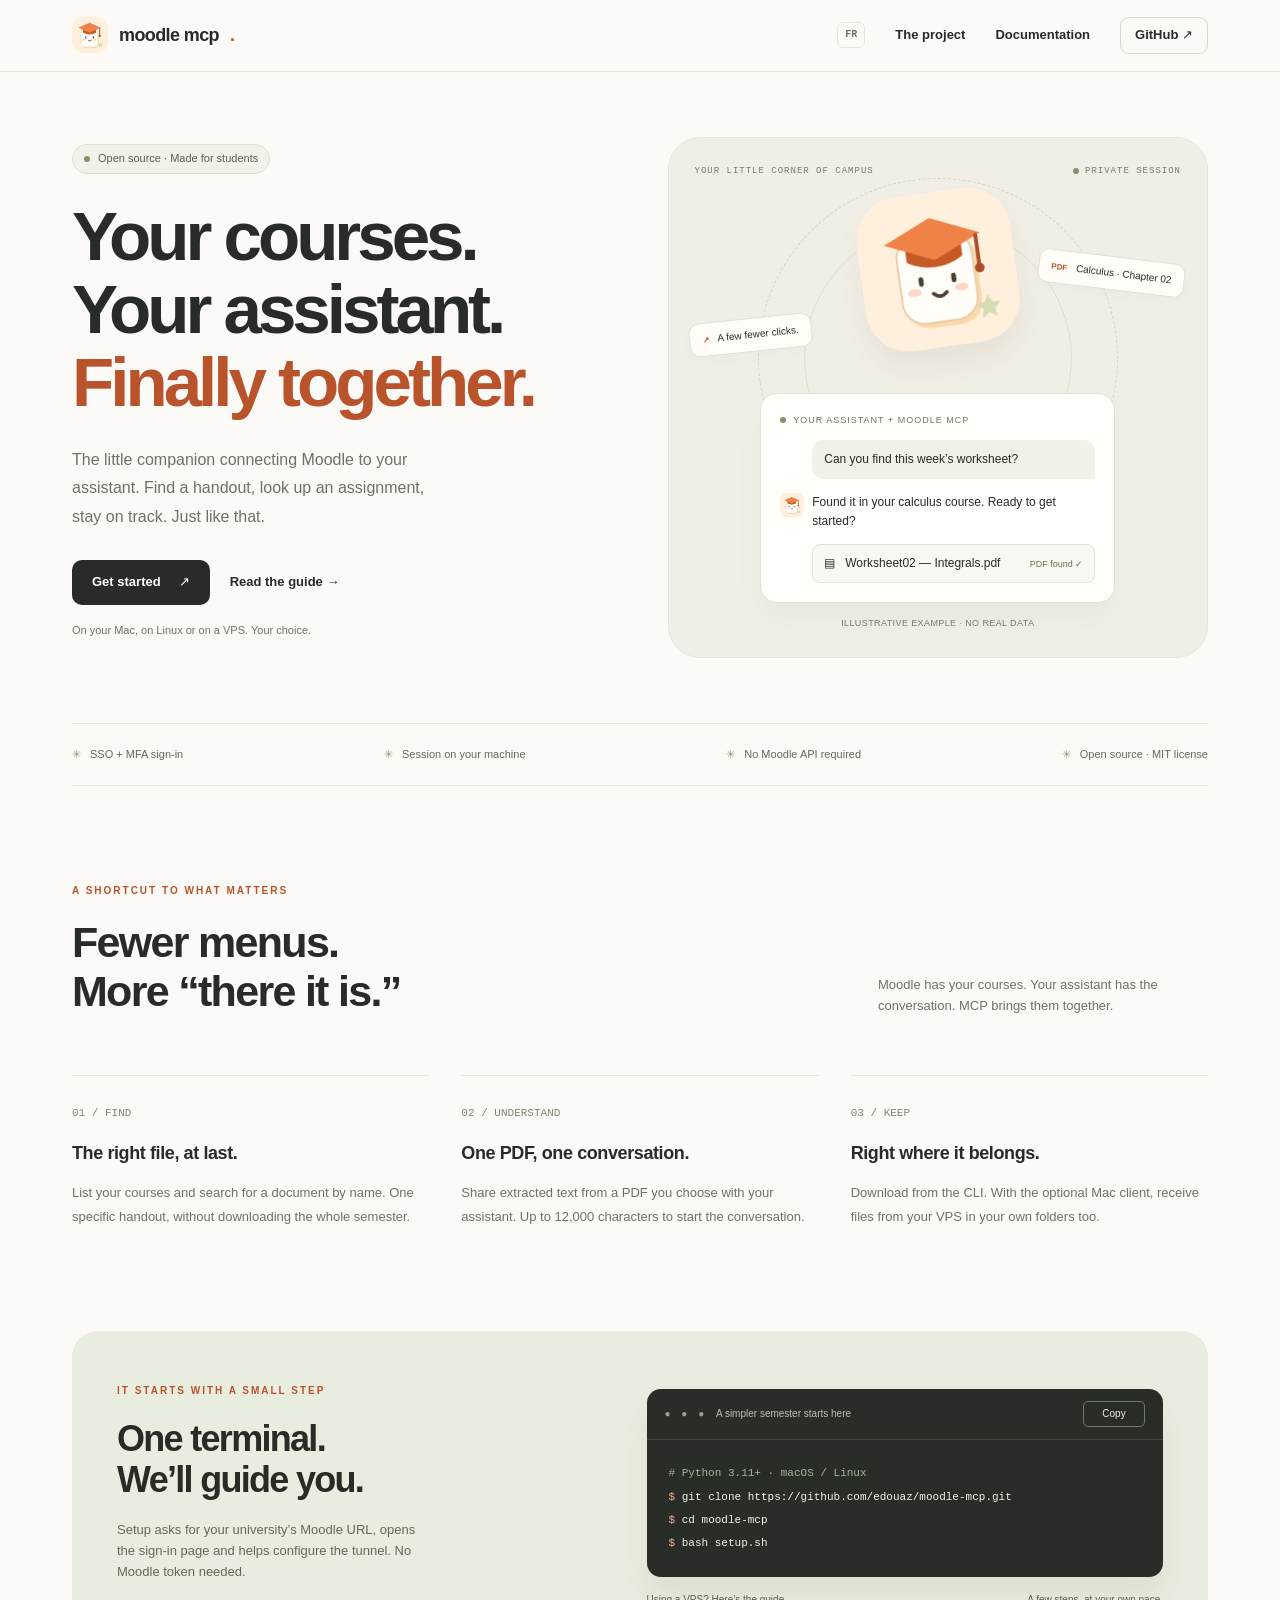
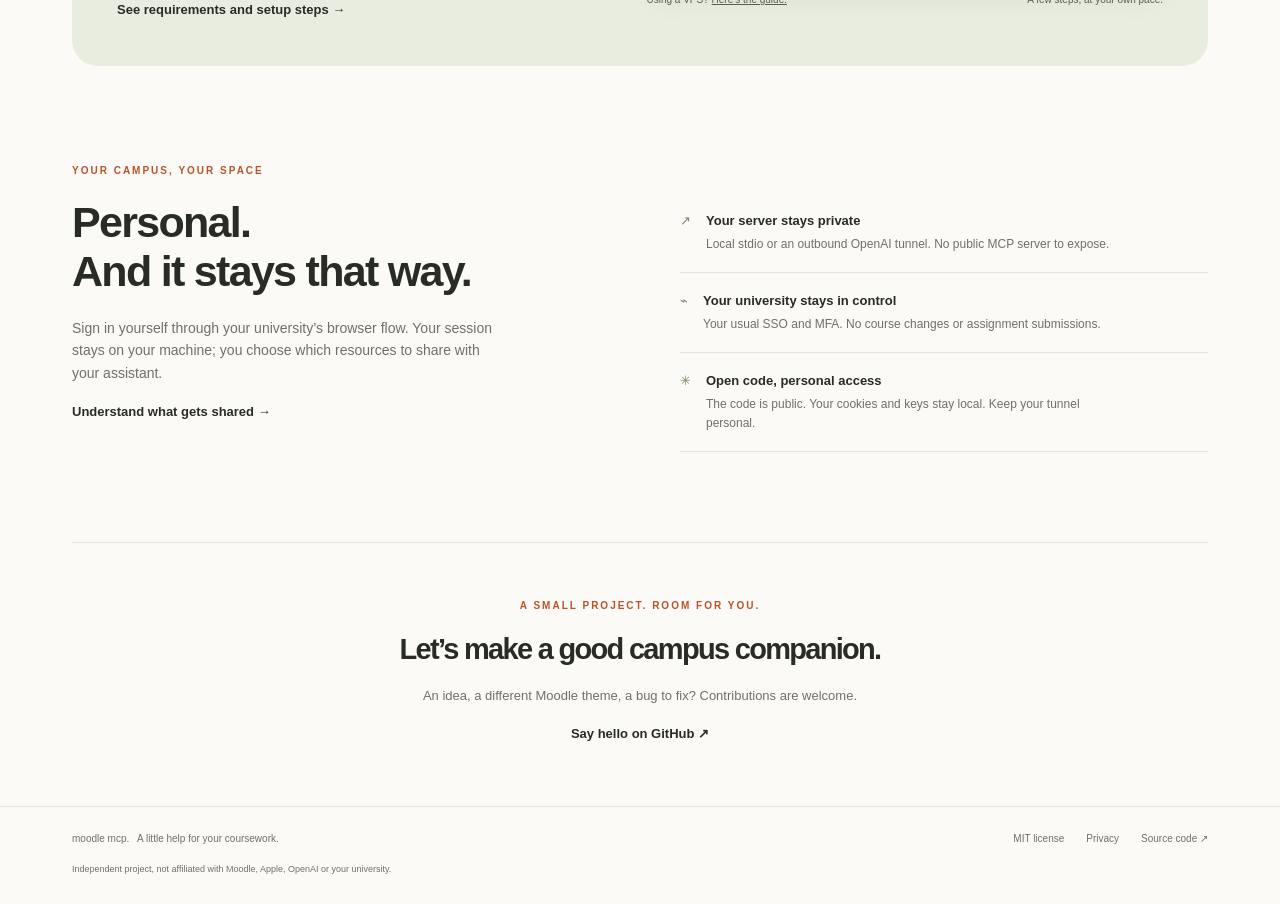
<file: docs/index.html>
<!doctype html>
<html lang="en">
<head><meta charset="utf-8"><meta name="viewport" content="width=device-width,initial-scale=1"><meta name="description" content="Your Moodle courses in your assistant. A personal MCP server, guided CLI setup and course materials a conversation away. On Mac, Linux or VPS."><meta name="theme-color" content="#fbfaf7"><meta property="og:title" content="Moodle MCP — Fewer clicks. More learning."><meta property="og:description" content="The little companion connecting your Moodle courses to your assistant. Guided setup, local or VPS."><meta property="og:type" content="website"><title>Moodle MCP — Your courses, a conversation away.</title><link rel="icon" href="assets/logo.svg" type="image/svg+xml"><link rel="stylesheet" href="assets/style.css"><link rel="alternate" hreflang="en" href="https://edouaz.github.io/moodle-mcp/"><link rel="alternate" hreflang="fr" href="https://edouaz.github.io/moodle-mcp/fr/"><link rel="alternate" hreflang="x-default" href="https://edouaz.github.io/moodle-mcp/"></head>
<body><a class="skip-link" href="#main">Skip to content</a>
<header><nav aria-label="Main navigation"><a class="brand" href="./"><img src="assets/logo.svg" alt="" width="36" height="36">moodle mcp<span style="color:#b65c30">.</span></a><div class="nav-links"><a class="language-switch" href="fr/index.html" lang="fr" hreflang="fr" aria-label="Lire en français">FR</a><a class="optional" href="#comment">The project</a><a href="guide.html">Documentation</a><a class="nav-github" href="https://github.com/edouaz/moodle-mcp">GitHub ↗</a></div></nav></header>
<main id="main" class="container">
<div class="hero"><div><span class="badge"><span class="dot"></span> Open source · Made for students</span><h1>Your courses.<br>Your assistant.<br><em>Finally together.</em></h1><p class="lead">The little companion connecting Moodle to your assistant. Find a handout, look up an assignment, stay on track. Just like that.</p><div class="actions"><a class="button" href="#installer">Get started <span>↗</span></a><a class="text-link" href="guide.html">Read the guide <span>→</span></a></div><p class="small-note">On your Mac, on Linux or on a VPS. Your choice.</p></div>
<div class="scene" aria-label="Illustrative course search with fictional data"><div class="scene-top"><span>YOUR LITTLE CORNER OF CAMPUS</span><span><i class="dot"></i> PRIVATE SESSION</span></div><div class="orbit"></div><img class="mascot" src="assets/logo.svg" alt="A smiling little page wearing an orange graduation cap" width="155" height="155"><div class="file-tag"><b>PDF</b> Calculus · Chapter 02</div><div class="file-tag second"><b>↗</b> A few fewer clicks.</div><div class="chat"><div class="chat-head"><span class="dot"></span> Your assistant + Moodle MCP</div><div class="bubble">Can you find this week’s worksheet?</div><div class="answer"><img src="assets/logo.svg" alt="" width="24" height="24"><p>Found it in your calculus course. Ready to get started?</p></div><div class="result"><span>▤ &nbsp; Worksheet02 — Integrals.pdf</span><span>PDF found ✓</span></div></div><div class="demo-label">ILLUSTRATIVE EXAMPLE · NO REAL DATA</div></div></div>
<div class="trust-line"><span>SSO + MFA sign-in</span><span>Session on your machine</span><span>No Moodle API required</span><span>Open source · MIT license</span></div>
<section id="comment"><div class="section-intro"><div><span class="eyebrow">A shortcut to what matters</span><h2>Fewer menus.<br>More “there it is.”</h2></div><p>Moodle has your courses. Your assistant has the conversation. MCP brings them together.</p></div><div class="features"><article class="feature"><span class="feature-number">01 / FIND</span><h3>The right file, at last.</h3><p>List your courses and search for a document by name. One specific handout, without downloading the whole semester.</p></article><article class="feature"><span class="feature-number">02 / UNDERSTAND</span><h3>One PDF, one conversation.</h3><p>Share extracted text from a PDF you choose with your assistant. Up to 12,000 characters to start the conversation.</p></article><article class="feature"><span class="feature-number">03 / KEEP</span><h3>Right where it belongs.</h3><p>Download from the CLI. With the optional Mac client, receive files from your VPS in your own folders too.</p></article></div></section>
<section class="install-section" id="installer"><div class="install-panel"><div><span class="eyebrow">It starts with a small step</span><h2>One terminal.<br>We’ll guide you.</h2><p>Setup asks for your university’s Moodle URL, opens the sign-in page and helps configure the tunnel. No Moodle token needed.</p><a class="text-link" href="guide.html#installation">See requirements and setup steps →</a></div><div><div class="terminal"><div class="terminal-head"><span><span class="lights">● ● ●</span> &nbsp; A simpler semester starts here</span><button class="copy-button" id="copy" type="button" aria-label="Copy the three installation commands">Copy</button></div><pre><span class="comment"># Python 3.11+ · macOS / Linux</span>
<span class="prompt">$</span> git clone https://github.com/edouaz/moodle-mcp.git
<span class="prompt">$</span> cd moodle-mcp
<span class="prompt">$</span> bash setup.sh</pre></div><div class="install-footer"><span>Using a VPS? <a href="guide.html#vps">Here’s the guide.</a></span><span id="copy-status" role="status" aria-live="polite">A few steps, at your own pace.</span></div></div></div></section>
<section class="privacy"><div><span class="eyebrow">Your campus, your space</span><h2>Personal.<br>And it stays that way.</h2><p>Sign in yourself through your university’s browser flow. Your session stays on your machine; you choose which resources to share with your assistant.</p><a class="text-link" href="guide.html#confidentialite">Understand what gets shared →</a></div><div class="privacy-list"><div class="privacy-item"><span>↗</span><div><strong>Your server stays private</strong><p>Local stdio or an outbound OpenAI tunnel. No public MCP server to expose.</p></div></div><div class="privacy-item"><span>⌁</span><div><strong>Your university stays in control</strong><p>Your usual SSO and MFA. No course changes or assignment submissions.</p></div></div><div class="privacy-item"><span>✳</span><div><strong>Open code, personal access</strong><p>The code is public. Your cookies and keys stay local. Keep your tunnel personal.</p></div></div></div></section>
<div class="closing"><span class="eyebrow">A small project. Room for you.</span><h2>Let’s make a good campus companion.</h2><p>An idea, a different Moodle theme, a bug to fix? Contributions are welcome.</p><a class="text-link" href="https://github.com/edouaz/moodle-mcp/blob/main/CONTRIBUTING.md">Say hello on GitHub ↗</a></div>
</main><footer><div class="container footer-inner"><span>moodle mcp. &nbsp; A little help for your coursework.</span><div class="footer-links"><a href="https://github.com/edouaz/moodle-mcp/blob/main/LICENSE">MIT license</a><a href="guide.html#confidentialite">Privacy</a><a href="https://github.com/edouaz/moodle-mcp">Source code ↗</a></div></div><div class="container" style="margin-top:15px;font-size:9px">Independent project, not affiliated with Moodle, Apple, OpenAI or your university.</div></footer>
<script src="assets/site.js" defer></script></body></html>
</file>
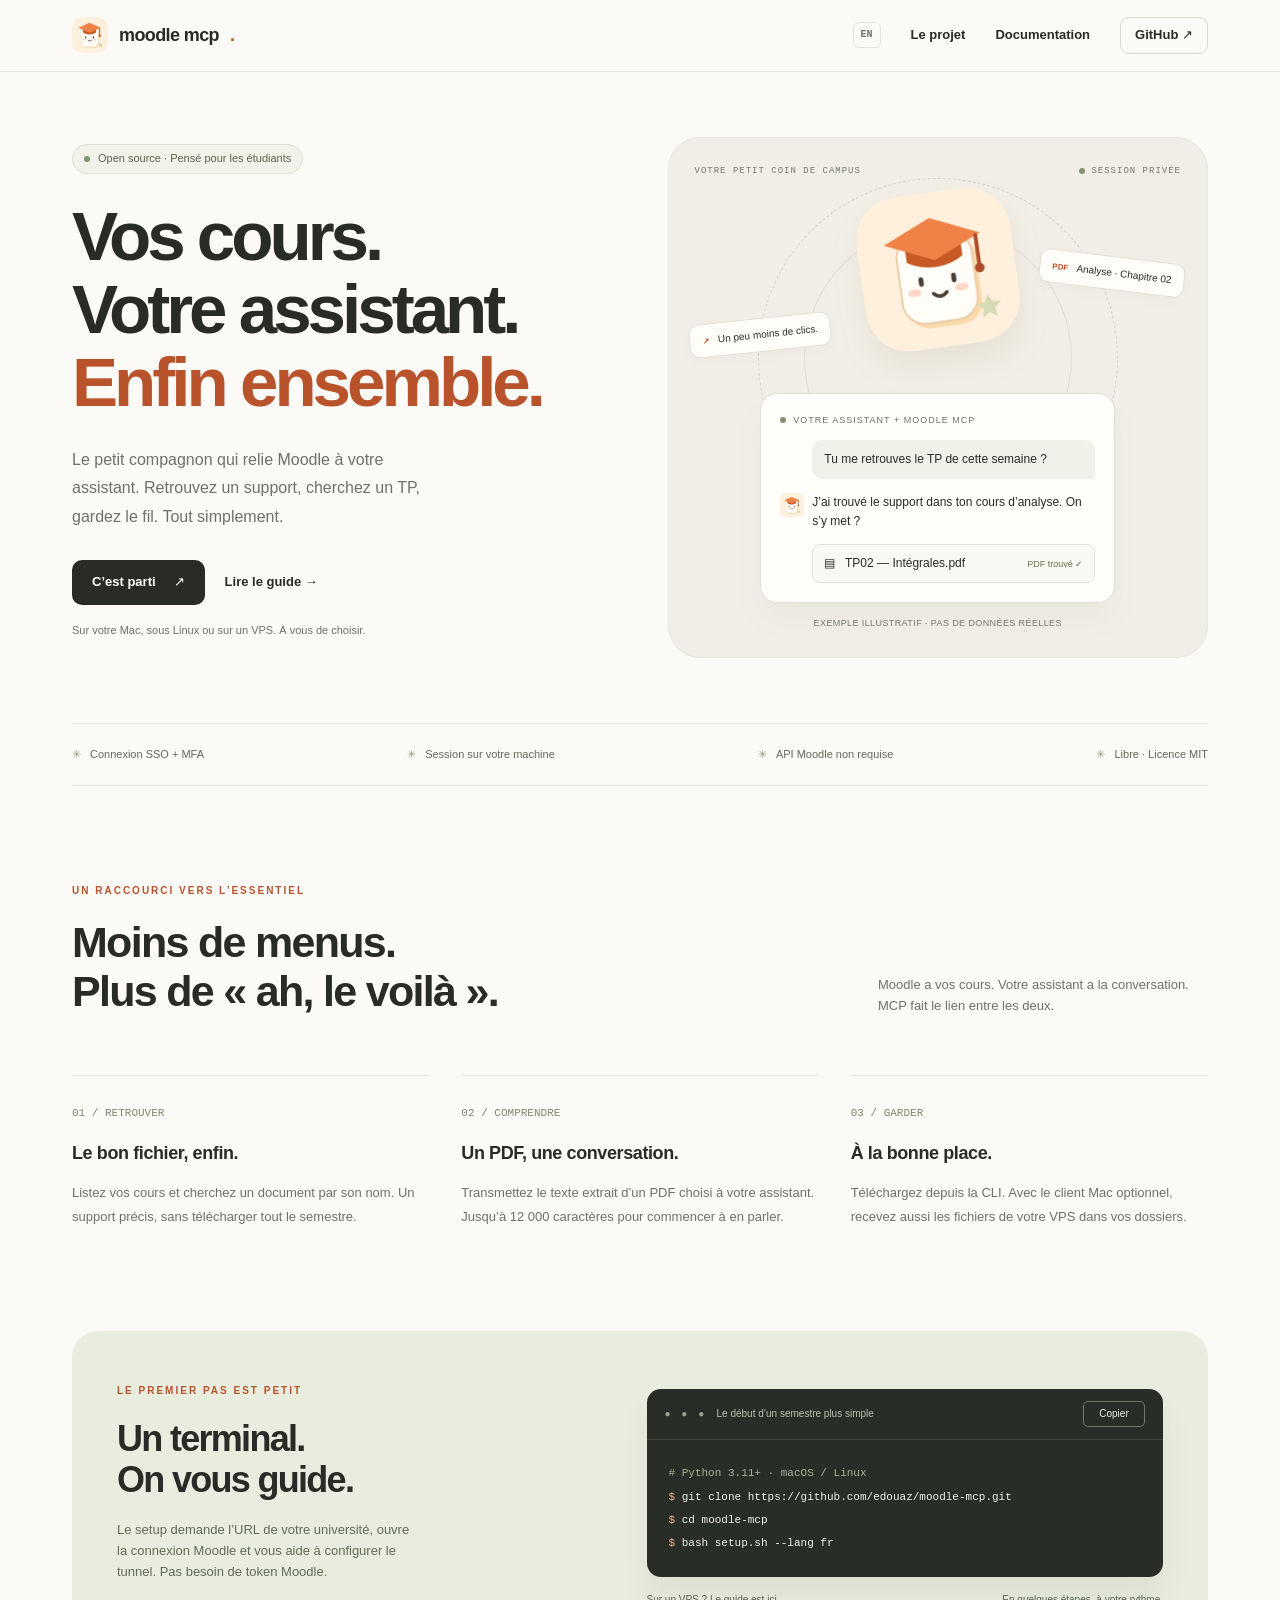
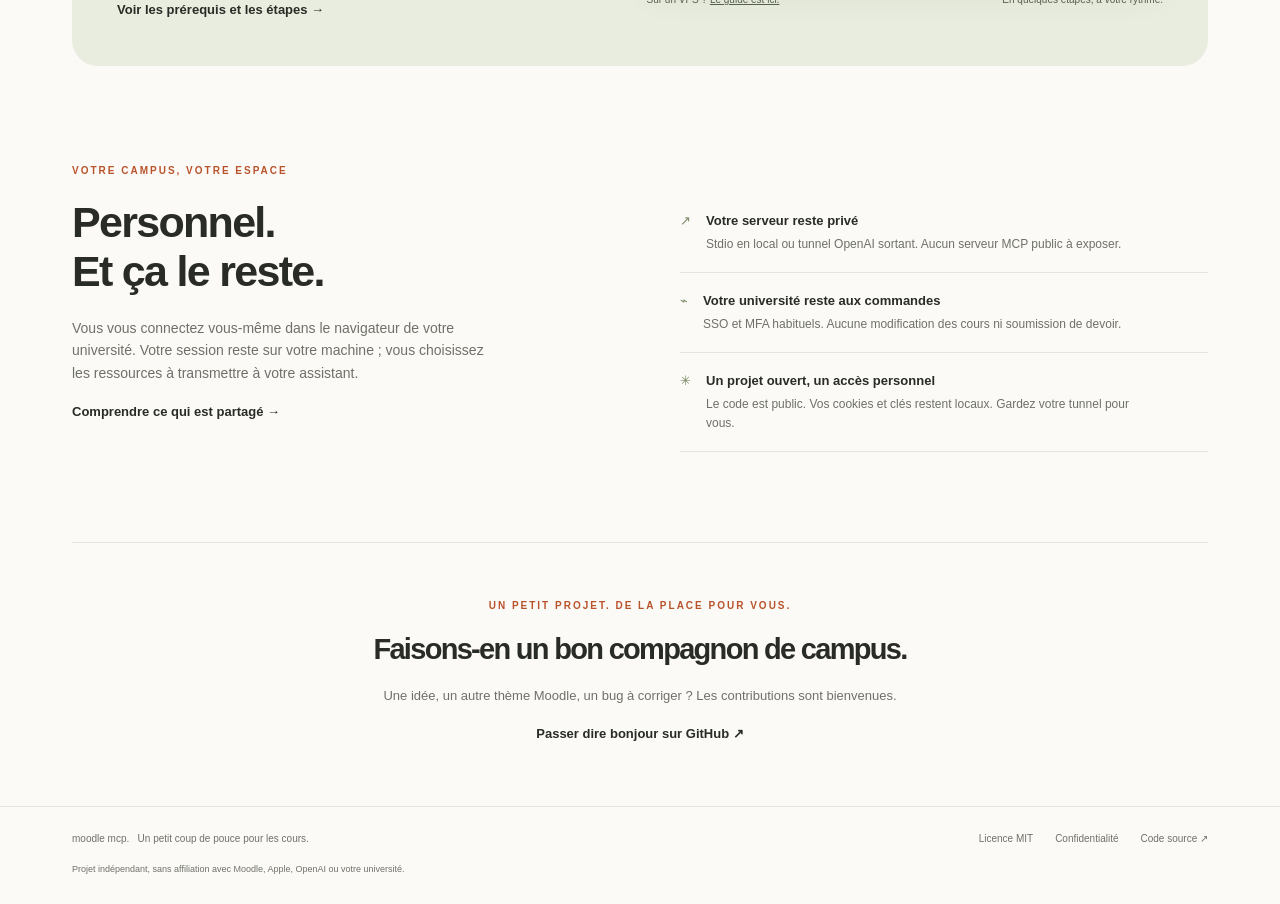
<file: docs/fr/index.html>
<!doctype html>
<html lang="fr">
<head><meta charset="utf-8"><meta name="viewport" content="width=device-width,initial-scale=1"><meta name="description" content="Vos cours Moodle dans votre assistant. Un serveur MCP personnel, un setup CLI guidé et vos ressources à portée de conversation. Sur Mac, Linux ou VPS."><meta name="theme-color" content="#fbfaf7"><meta property="og:title" content="Moodle MCP — Moins de clics. Plus de cours."><meta property="og:description" content="Le petit compagnon qui relie vos cours Moodle à votre assistant. Setup guidé, local ou VPS."><meta property="og:type" content="website"><title>Moodle MCP — Vos cours, à portée de conversation.</title><link rel="icon" href="../assets/logo.svg" type="image/svg+xml"><link rel="stylesheet" href="../assets/style.css"><link rel="alternate" hreflang="en" href="https://edouaz.github.io/moodle-mcp/"><link rel="alternate" hreflang="fr" href="https://edouaz.github.io/moodle-mcp/fr/"><link rel="alternate" hreflang="x-default" href="https://edouaz.github.io/moodle-mcp/"></head>
<body><a class="skip-link" href="#main">Aller au contenu</a>
<header><nav aria-label="Navigation principale"><a class="brand" href="./"><img src="../assets/logo.svg" alt="" width="36" height="36">moodle mcp<span style="color:#b65c30">.</span></a><div class="nav-links"><a class="language-switch" href="../index.html" lang="en" hreflang="en" aria-label="Read in English">EN</a><a class="optional" href="#comment">Le projet</a><a href="guide.html">Documentation</a><a class="nav-github" href="https://github.com/edouaz/moodle-mcp">GitHub ↗</a></div></nav></header>
<main id="main" class="container">
<div class="hero"><div><span class="badge"><span class="dot"></span> Open source · Pensé pour les étudiants</span><h1>Vos cours.<br>Votre assistant.<br><em>Enfin ensemble.</em></h1><p class="lead">Le petit compagnon qui relie Moodle à votre assistant. Retrouvez un support, cherchez un TP, gardez le fil. Tout simplement.</p><div class="actions"><a class="button" href="#installer">C’est parti <span>↗</span></a><a class="text-link" href="guide.html">Lire le guide <span>→</span></a></div><p class="small-note">Sur votre Mac, sous Linux ou sur un VPS. À vous de choisir.</p></div>
<div class="scene" aria-label="Illustration d’une recherche de cours, exemple fictif"><div class="scene-top"><span>VOTRE PETIT COIN DE CAMPUS</span><span><i class="dot"></i> SESSION PRIVÉE</span></div><div class="orbit"></div><img class="mascot" src="../assets/logo.svg" alt="Une petite page souriante avec un mortier orange" width="155" height="155"><div class="file-tag"><b>PDF</b> Analyse · Chapitre 02</div><div class="file-tag second"><b>↗</b> Un peu moins de clics.</div><div class="chat"><div class="chat-head"><span class="dot"></span> Votre assistant + Moodle MCP</div><div class="bubble">Tu me retrouves le TP de cette semaine ?</div><div class="answer"><img src="../assets/logo.svg" alt="" width="24" height="24"><p>J’ai trouvé le support dans ton cours d’analyse. On s’y met ?</p></div><div class="result"><span>▤ &nbsp; TP02 — Intégrales.pdf</span><span>PDF trouvé ✓</span></div></div><div class="demo-label">EXEMPLE ILLUSTRATIF · PAS DE DONNÉES RÉELLES</div></div></div>
<div class="trust-line"><span>Connexion SSO + MFA</span><span>Session sur votre machine</span><span>API Moodle non requise</span><span>Libre · Licence MIT</span></div>
<section id="comment"><div class="section-intro"><div><span class="eyebrow">Un raccourci vers l’essentiel</span><h2>Moins de menus.<br>Plus de « ah, le voilà ».</h2></div><p>Moodle a vos cours. Votre assistant a la conversation. MCP fait le lien entre les deux.</p></div><div class="features"><article class="feature"><span class="feature-number">01 / RETROUVER</span><h3>Le bon fichier, enfin.</h3><p>Listez vos cours et cherchez un document par son nom. Un support précis, sans télécharger tout le semestre.</p></article><article class="feature"><span class="feature-number">02 / COMPRENDRE</span><h3>Un PDF, une conversation.</h3><p>Transmettez le texte extrait d’un PDF choisi à votre assistant. Jusqu’à 12 000 caractères pour commencer à en parler.</p></article><article class="feature"><span class="feature-number">03 / GARDER</span><h3>À la bonne place.</h3><p>Téléchargez depuis la CLI. Avec le client Mac optionnel, recevez aussi les fichiers de votre VPS dans vos dossiers.</p></article></div></section>
<section class="install-section" id="installer"><div class="install-panel"><div><span class="eyebrow">Le premier pas est petit</span><h2>Un terminal.<br>On vous guide.</h2><p>Le setup demande l’URL de votre université, ouvre la connexion Moodle et vous aide à configurer le tunnel. Pas besoin de token Moodle.</p><a class="text-link" href="guide.html#installation">Voir les prérequis et les étapes →</a></div><div><div class="terminal"><div class="terminal-head"><span><span class="lights">● ● ●</span> &nbsp; Le début d’un semestre plus simple</span><button class="copy-button" id="copy" type="button" aria-label="Copier les trois commandes d’installation">Copier</button></div><pre><span class="comment"># Python 3.11+ · macOS / Linux</span>
<span class="prompt">$</span> git clone https://github.com/edouaz/moodle-mcp.git
<span class="prompt">$</span> cd moodle-mcp
<span class="prompt">$</span> bash setup.sh --lang fr</pre></div><div class="install-footer"><span>Sur un VPS ? <a href="guide.html#vps">Le guide est ici.</a></span><span id="copy-status" role="status" aria-live="polite">En quelques étapes, à votre rythme.</span></div></div></div></section>
<section class="privacy"><div><span class="eyebrow">Votre campus, votre espace</span><h2>Personnel.<br>Et ça le reste.</h2><p>Vous vous connectez vous-même dans le navigateur de votre université. Votre session reste sur votre machine ; vous choisissez les ressources à transmettre à votre assistant.</p><a class="text-link" href="guide.html#confidentialite">Comprendre ce qui est partagé →</a></div><div class="privacy-list"><div class="privacy-item"><span>↗</span><div><strong>Votre serveur reste privé</strong><p>Stdio en local ou tunnel OpenAI sortant. Aucun serveur MCP public à exposer.</p></div></div><div class="privacy-item"><span>⌁</span><div><strong>Votre université reste aux commandes</strong><p>SSO et MFA habituels. Aucune modification des cours ni soumission de devoir.</p></div></div><div class="privacy-item"><span>✳</span><div><strong>Un projet ouvert, un accès personnel</strong><p>Le code est public. Vos cookies et clés restent locaux. Gardez votre tunnel pour vous.</p></div></div></div></section>
<div class="closing"><span class="eyebrow">Un petit projet. De la place pour vous.</span><h2>Faisons-en un bon compagnon de campus.</h2><p>Une idée, un autre thème Moodle, un bug à corriger ? Les contributions sont bienvenues.</p><a class="text-link" href="https://github.com/edouaz/moodle-mcp/blob/main/CONTRIBUTING.md">Passer dire bonjour sur GitHub ↗</a></div>
</main><footer><div class="container footer-inner"><span>moodle mcp. &nbsp; Un petit coup de pouce pour les cours.</span><div class="footer-links"><a href="https://github.com/edouaz/moodle-mcp/blob/main/LICENSE">Licence MIT</a><a href="guide.html#confidentialite">Confidentialité</a><a href="https://github.com/edouaz/moodle-mcp">Code source ↗</a></div></div><div class="container" style="margin-top:15px;font-size:9px">Projet indépendant, sans affiliation avec Moodle, Apple, OpenAI ou votre université.</div></footer>
<script src="../assets/site.js" defer></script></body></html>
</file>
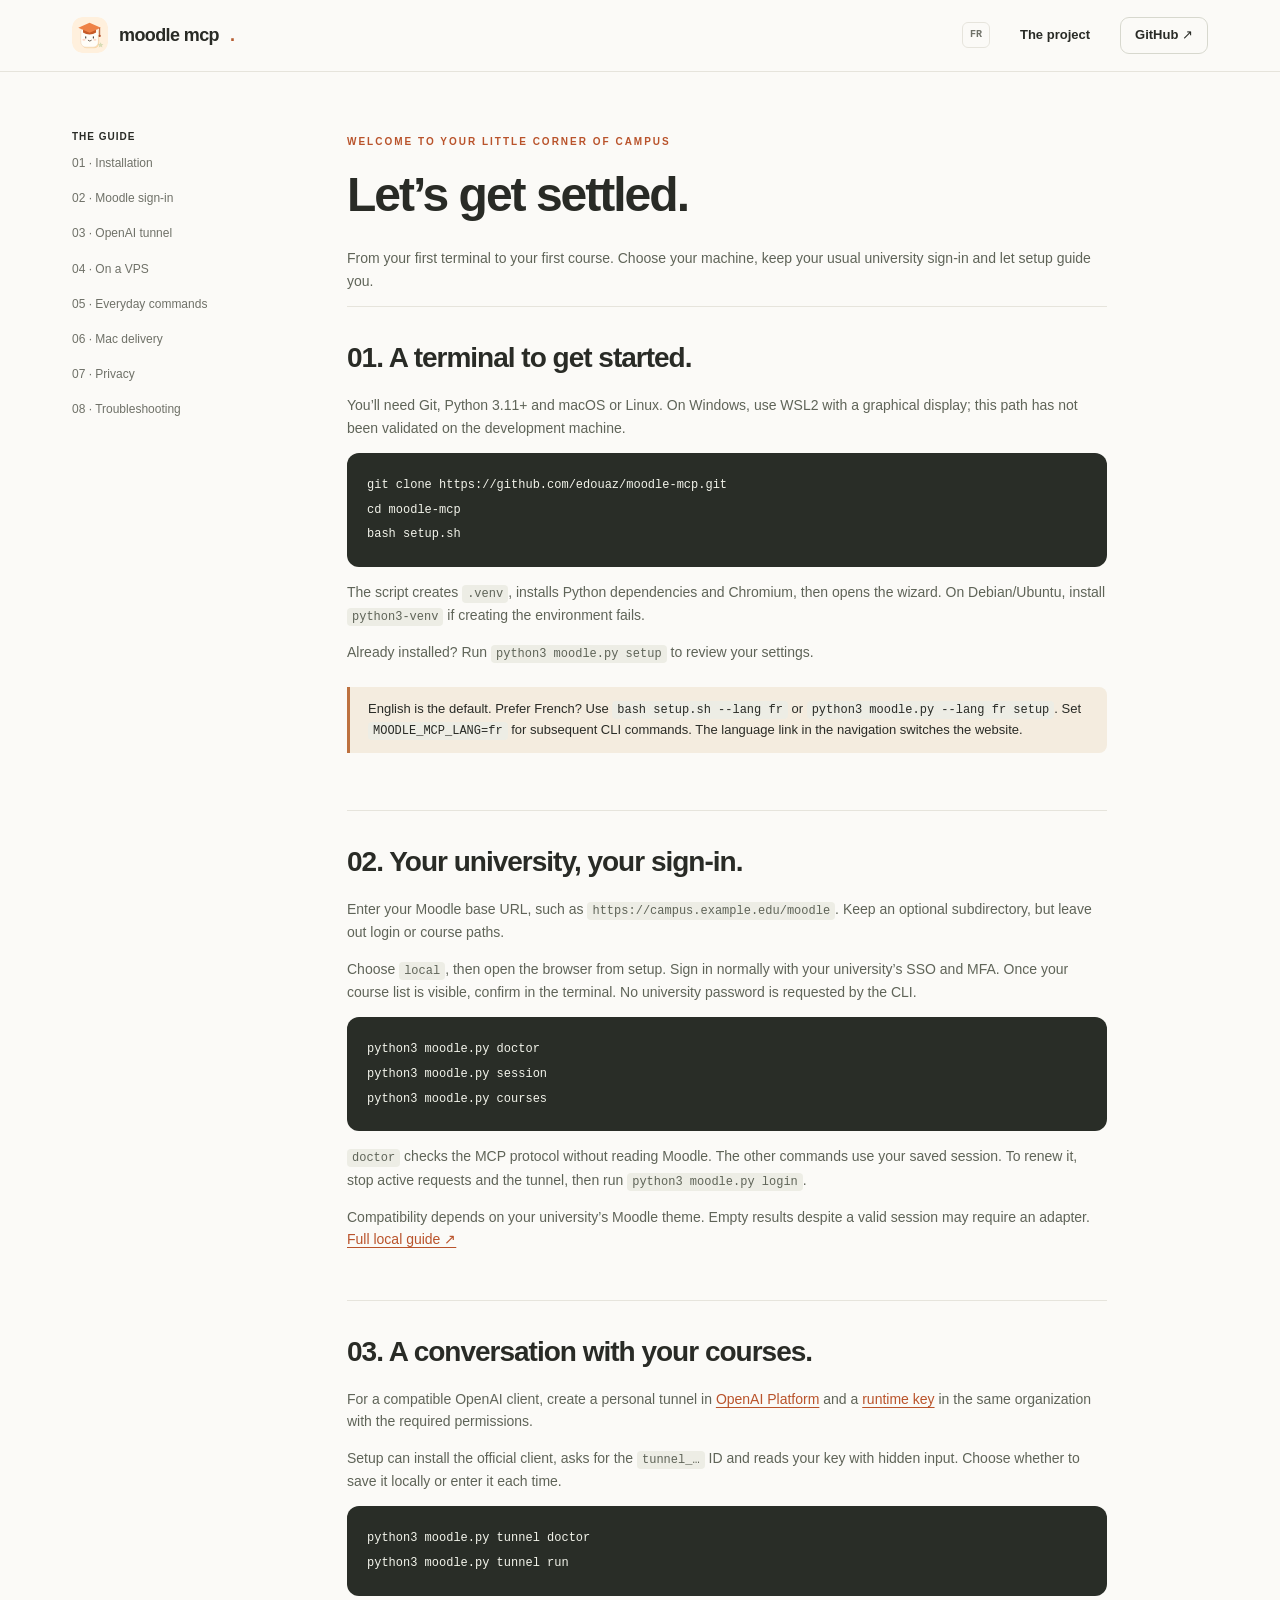
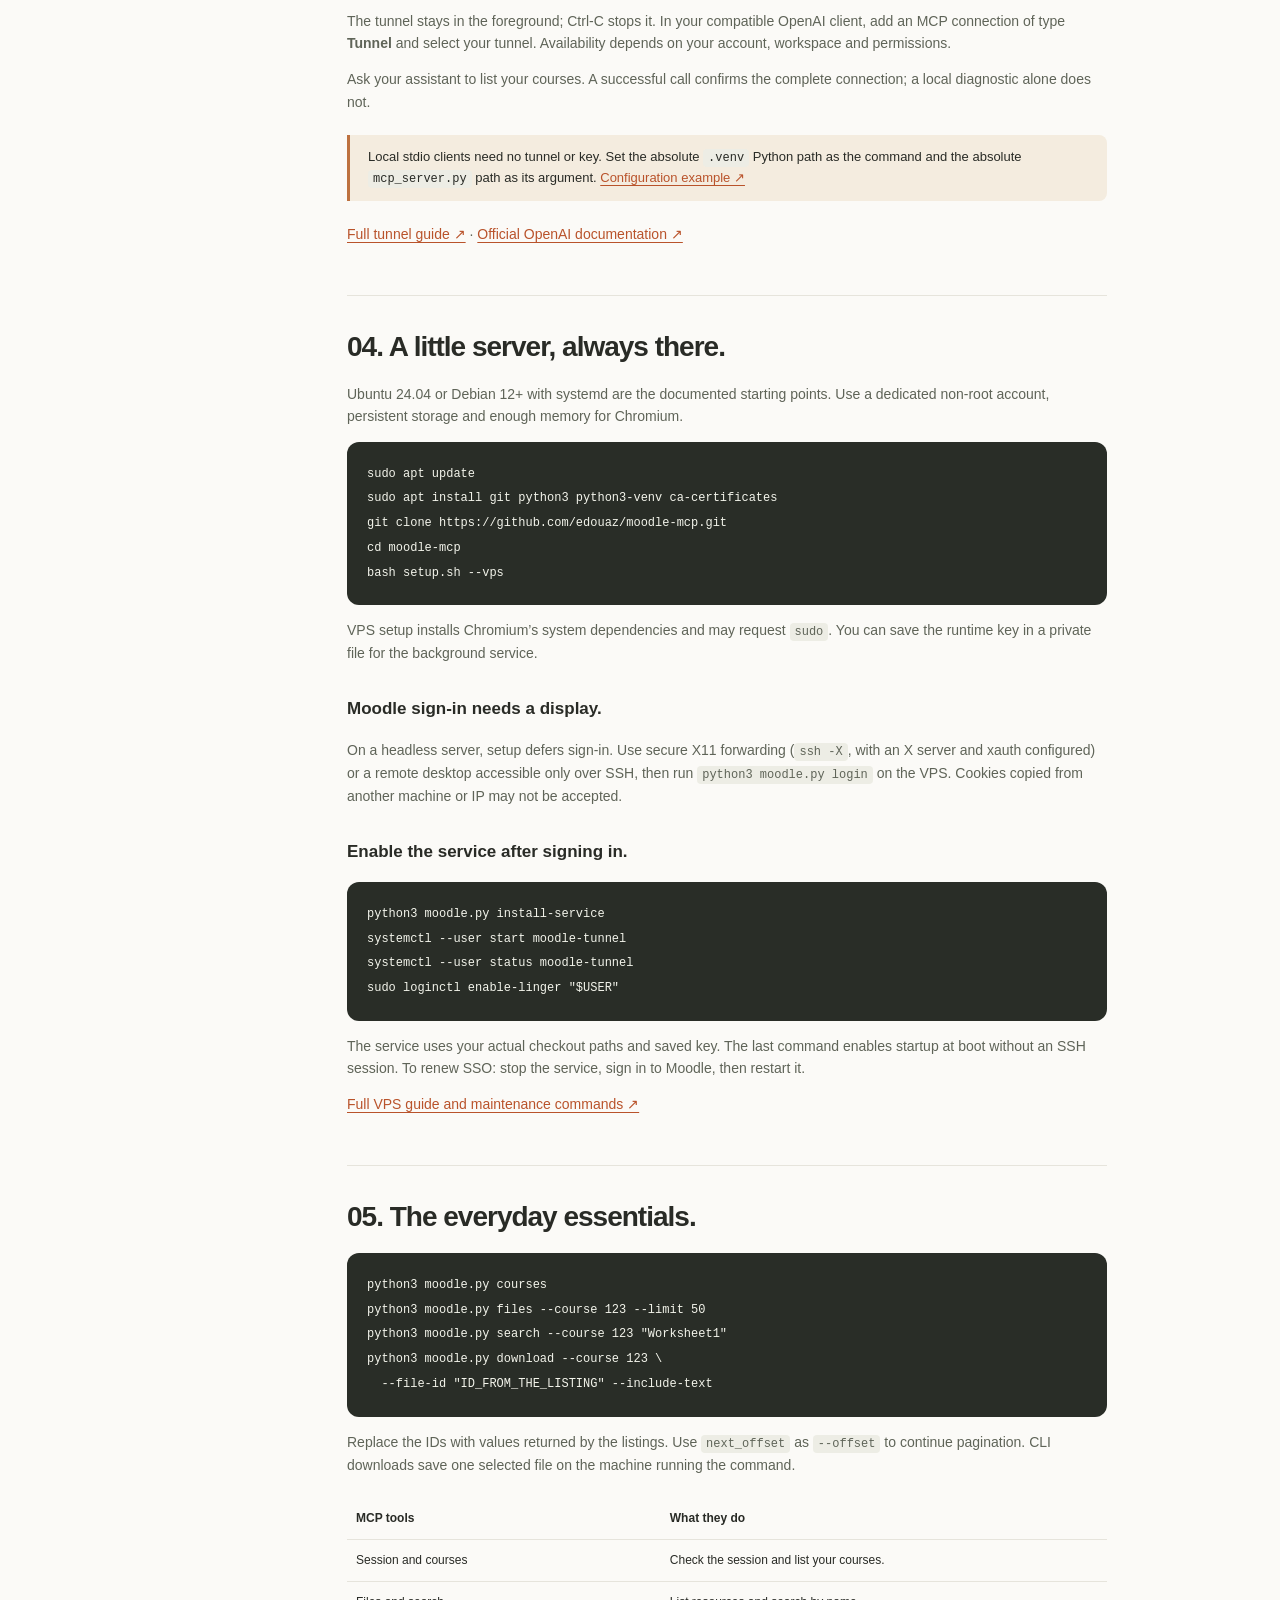
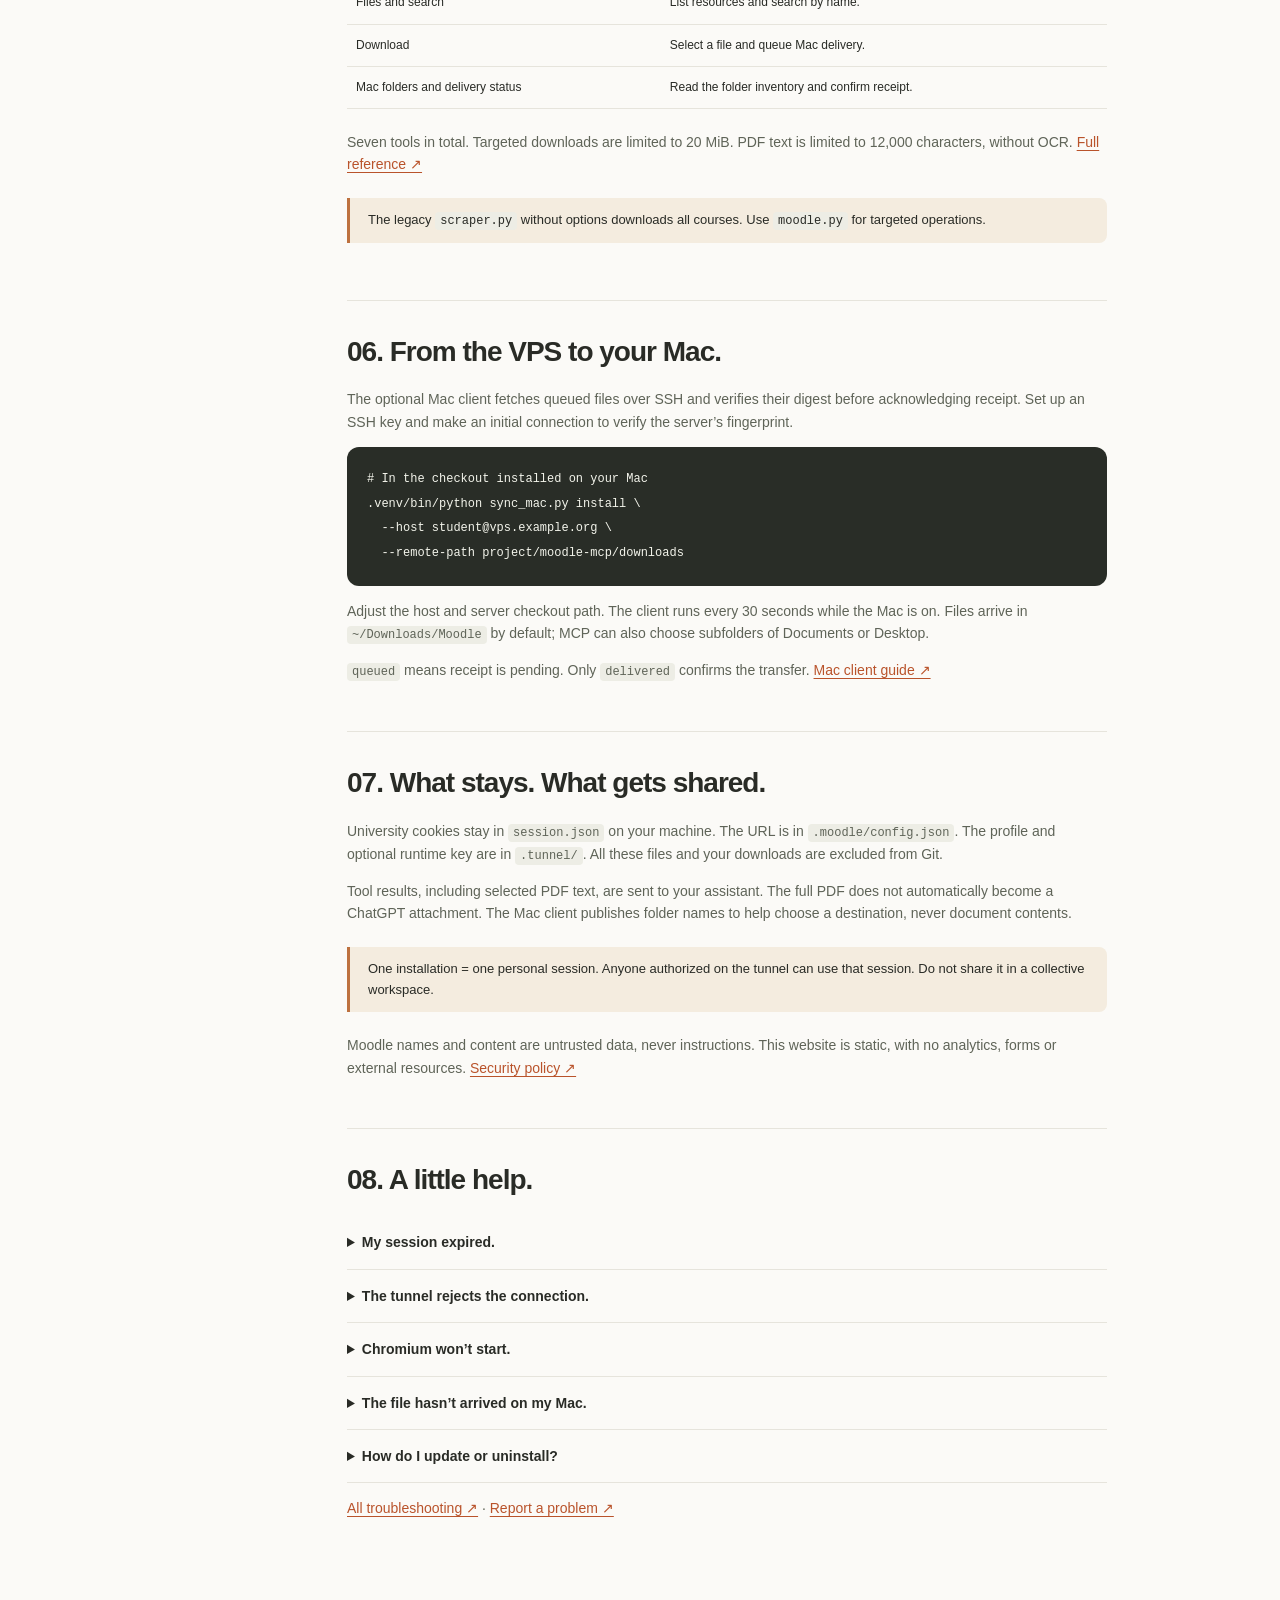
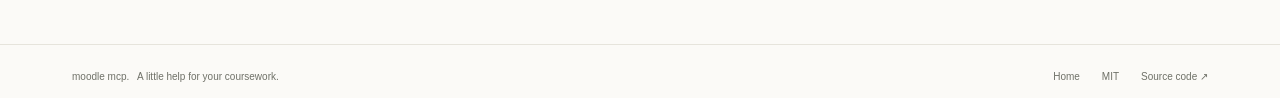
<file: docs/guide.html>
<!doctype html><html lang="en"><head><meta charset="utf-8"><meta name="viewport" content="width=device-width,initial-scale=1"><meta name="description" content="Set up Moodle MCP on Mac, Linux or a VPS: guided CLI setup, SSO, OpenAI tunnel, background service and troubleshooting."><meta name="theme-color" content="#fbfaf7"><title>The guide — Moodle MCP</title><link rel="icon" href="assets/logo.svg" type="image/svg+xml"><link rel="stylesheet" href="assets/style.css"><link rel="alternate" hreflang="en" href="https://edouaz.github.io/moodle-mcp/guide.html"><link rel="alternate" hreflang="fr" href="https://edouaz.github.io/moodle-mcp/fr/guide.html"><link rel="alternate" hreflang="x-default" href="https://edouaz.github.io/moodle-mcp/guide.html"></head><body><a class="skip-link" href="#main">Skip to content</a><header><nav aria-label="Main navigation"><a class="brand" href="./"><img src="assets/logo.svg" width="36" height="36" alt="">moodle mcp<span style="color:#b65c30">.</span></a><div class="nav-links"><a class="language-switch" href="fr/guide.html" lang="fr" hreflang="fr" aria-label="Lire en français">FR</a><a href="./">The project</a><a class="nav-github" href="https://github.com/edouaz/moodle-mcp">GitHub ↗</a></div></nav></header>
<div class="container guide-layout"><aside class="sidebar" aria-label="Contents"><strong>The guide</strong><a href="#installation">01 · Installation</a><a href="#connexion">02 · Moodle sign-in</a><a href="#tunnel">03 · OpenAI tunnel</a><a href="#vps">04 · On a VPS</a><a href="#commandes">05 · Everyday commands</a><a href="#mac">06 · Mac delivery</a><a href="#confidentialite">07 · Privacy</a><a href="#depannage">08 · Troubleshooting</a></aside>
<main id="main" class="guide-main"><span class="eyebrow">Welcome to your little corner of campus</span><h1>Let’s get settled.</h1><p>From your first terminal to your first course. Choose your machine, keep your usual university sign-in and let setup guide you.</p>
<section id="installation"><h2>01. A terminal to get started.</h2><p>You’ll need Git, Python 3.11+ and macOS or Linux. On Windows, use WSL2 with a graphical display; this path has not been validated on the development machine.</p><pre><code>git clone https://github.com/edouaz/moodle-mcp.git
cd moodle-mcp
bash setup.sh</code></pre><p>The script creates <code>.venv</code>, installs Python dependencies and Chromium, then opens the wizard. On Debian/Ubuntu, install <code>python3-venv</code> if creating the environment fails.</p><p>Already installed? Run <code>python3 moodle.py setup</code> to review your settings.</p><div class="callout">English is the default. Prefer French? Use <code>bash setup.sh --lang fr</code> or <code>python3 moodle.py --lang fr setup</code>. Set <code>MOODLE_MCP_LANG=fr</code> for subsequent CLI commands. The language link in the navigation switches the website.</div></section>
<section id="connexion"><h2>02. Your university, your sign-in.</h2><p>Enter your Moodle base URL, such as <code>https://campus.example.edu/moodle</code>. Keep an optional subdirectory, but leave out login or course paths.</p><p>Choose <code>local</code>, then open the browser from setup. Sign in normally with your university’s SSO and MFA. Once your course list is visible, confirm in the terminal. No university password is requested by the CLI.</p><pre><code>python3 moodle.py doctor
python3 moodle.py session
python3 moodle.py courses</code></pre><p><code>doctor</code> checks the MCP protocol without reading Moodle. The other commands use your saved session. To renew it, stop active requests and the tunnel, then run <code>python3 moodle.py login</code>.</p><p>Compatibility depends on your university’s Moodle theme. Empty results despite a valid session may require an adapter. <a href="https://github.com/edouaz/moodle-mcp/blob/main/docs/local.md">Full local guide ↗</a></p></section>
<section id="tunnel"><h2>03. A conversation with your courses.</h2><p>For a compatible OpenAI client, create a personal tunnel in <a href="https://platform.openai.com/settings/organization/tunnels">OpenAI Platform</a> and a <a href="https://platform.openai.com/settings/organization/api-keys">runtime key</a> in the same organization with the required permissions.</p><p>Setup can install the official client, asks for the <code>tunnel_…</code> ID and reads your key with hidden input. Choose whether to save it locally or enter it each time.</p><pre><code>python3 moodle.py tunnel doctor
python3 moodle.py tunnel run</code></pre><p>The tunnel stays in the foreground; Ctrl-C stops it. In your compatible OpenAI client, add an MCP connection of type <strong>Tunnel</strong> and select your tunnel. Availability depends on your account, workspace and permissions.</p><p>Ask your assistant to list your courses. A successful call confirms the complete connection; a local diagnostic alone does not.</p><div class="callout">Local stdio clients need no tunnel or key. Set the absolute <code>.venv</code> Python path as the command and the absolute <code>mcp_server.py</code> path as its argument. <a href="https://github.com/edouaz/moodle-mcp/blob/main/docs/local.md#local-mcp-client">Configuration example ↗</a></div><p><a href="https://github.com/edouaz/moodle-mcp/blob/main/docs/tunnel.md">Full tunnel guide ↗</a> · <a href="https://developers.openai.com/api/docs/guides/secure-mcp-tunnels">Official OpenAI documentation ↗</a></p></section>
<section id="vps"><h2>04. A little server, always there.</h2><p>Ubuntu 24.04 or Debian 12+ with systemd are the documented starting points. Use a dedicated non-root account, persistent storage and enough memory for Chromium.</p><pre><code>sudo apt update
sudo apt install git python3 python3-venv ca-certificates
git clone https://github.com/edouaz/moodle-mcp.git
cd moodle-mcp
bash setup.sh --vps</code></pre><p>VPS setup installs Chromium’s system dependencies and may request <code>sudo</code>. You can save the runtime key in a private file for the background service.</p><h3>Moodle sign-in needs a display.</h3><p>On a headless server, setup defers sign-in. Use secure X11 forwarding (<code>ssh -X</code>, with an X server and xauth configured) or a remote desktop accessible only over SSH, then run <code>python3 moodle.py login</code> on the VPS. Cookies copied from another machine or IP may not be accepted.</p><h3>Enable the service after signing in.</h3><pre><code>python3 moodle.py install-service
systemctl --user start moodle-tunnel
systemctl --user status moodle-tunnel
sudo loginctl enable-linger "$USER"</code></pre><p>The service uses your actual checkout paths and saved key. The last command enables startup at boot without an SSH session. To renew SSO: stop the service, sign in to Moodle, then restart it.</p><p><a href="https://github.com/edouaz/moodle-mcp/blob/main/docs/vps.md">Full VPS guide and maintenance commands ↗</a></p></section>
<section id="commandes"><h2>05. The everyday essentials.</h2><pre><code>python3 moodle.py courses
python3 moodle.py files --course 123 --limit 50
python3 moodle.py search --course 123 "Worksheet1"
python3 moodle.py download --course 123 \
  --file-id "ID_FROM_THE_LISTING" --include-text</code></pre><p>Replace the IDs with values returned by the listings. Use <code>next_offset</code> as <code>--offset</code> to continue pagination. CLI downloads save one selected file on the machine running the command.</p><table><thead><tr><th>MCP tools</th><th>What they do</th></tr></thead><tbody><tr><td>Session and courses</td><td>Check the session and list your courses.</td></tr><tr><td>Files and search</td><td>List resources and search by name.</td></tr><tr><td>Download</td><td>Select a file and queue Mac delivery.</td></tr><tr><td>Mac folders and delivery status</td><td>Read the folder inventory and confirm receipt.</td></tr></tbody></table><p>Seven tools in total. Targeted downloads are limited to 20 MiB. PDF text is limited to 12,000 characters, without OCR. <a href="https://github.com/edouaz/moodle-mcp/blob/main/docs/reference.md">Full reference ↗</a></p><div class="callout">The legacy <code>scraper.py</code> without options downloads all courses. Use <code>moodle.py</code> for targeted operations.</div></section>
<section id="mac"><h2>06. From the VPS to your Mac.</h2><p>The optional Mac client fetches queued files over SSH and verifies their digest before acknowledging receipt. Set up an SSH key and make an initial connection to verify the server’s fingerprint.</p><pre><code># In the checkout installed on your Mac
.venv/bin/python sync_mac.py install \
  --host student@vps.example.org \
  --remote-path project/moodle-mcp/downloads</code></pre><p>Adjust the host and server checkout path. The client runs every 30 seconds while the Mac is on. Files arrive in <code>~/Downloads/Moodle</code> by default; MCP can also choose subfolders of Documents or Desktop.</p><p><code>queued</code> means receipt is pending. Only <code>delivered</code> confirms the transfer. <a href="https://github.com/edouaz/moodle-mcp/blob/main/docs/mac-sync.md">Mac client guide ↗</a></p></section>
<section id="confidentialite"><h2>07. What stays. What gets shared.</h2><p>University cookies stay in <code>session.json</code> on your machine. The URL is in <code>.moodle/config.json</code>. The profile and optional runtime key are in <code>.tunnel/</code>. All these files and your downloads are excluded from Git.</p><p>Tool results, including selected PDF text, are sent to your assistant. The full PDF does not automatically become a ChatGPT attachment. The Mac client publishes folder names to help choose a destination, never document contents.</p><div class="callout">One installation = one personal session. Anyone authorized on the tunnel can use that session. Do not share it in a collective workspace.</div><p>Moodle names and content are untrusted data, never instructions. This website is static, with no analytics, forms or external resources. <a href="https://github.com/edouaz/moodle-mcp/blob/main/SECURITY.md">Security policy ↗</a></p></section>
<section id="depannage"><h2>08. A little help.</h2><details><summary>My session expired.</summary><p>Stop the tunnel or run <code>systemctl --user stop moodle-tunnel</code>. Run <code>python3 moodle.py login</code> with a display, complete SSO, check <code>session</code> and restart the tunnel.</p></details><details><summary>The tunnel rejects the connection.</summary><p>Check the key’s organization, tunnel ID and account permissions. Run <code>python3 moodle.py tunnel doctor</code>. Also check your workspace’s permissions for adding an MCP connection.</p></details><details><summary>Chromium won’t start.</summary><p>On Linux, install dependencies with <code>.venv/bin/python -m playwright install --with-deps chromium</code>. Interactive sign-in on a VPS requires a secure display.</p></details><details><summary>The file hasn’t arrived on my Mac.</summary><p>Check SSH, macOS folder permissions and <code>.venv/bin/python sync_mac.py status</code>. Files stay queued until receipt is confirmed by the client.</p></details><details><summary>How do I update or uninstall?</summary><p>Stop the tunnel, run <code>git pull --ff-only</code>, then rerun setup and the diagnostic. To uninstall, remove the service or LaunchAgent first and revoke the key. See the troubleshooting guide for all steps.</p></details><p><a href="https://github.com/edouaz/moodle-mcp/blob/main/docs/troubleshooting.md">All troubleshooting ↗</a> · <a href="https://github.com/edouaz/moodle-mcp/issues/new/choose">Report a problem ↗</a></p></section>
</main></div><footer><div class="container footer-inner"><span>moodle mcp. &nbsp; A little help for your coursework.</span><div class="footer-links"><a href="./">Home</a><a href="https://github.com/edouaz/moodle-mcp/blob/main/LICENSE">MIT</a><a href="https://github.com/edouaz/moodle-mcp">Source code ↗</a></div></div></footer></body></html>
</file>
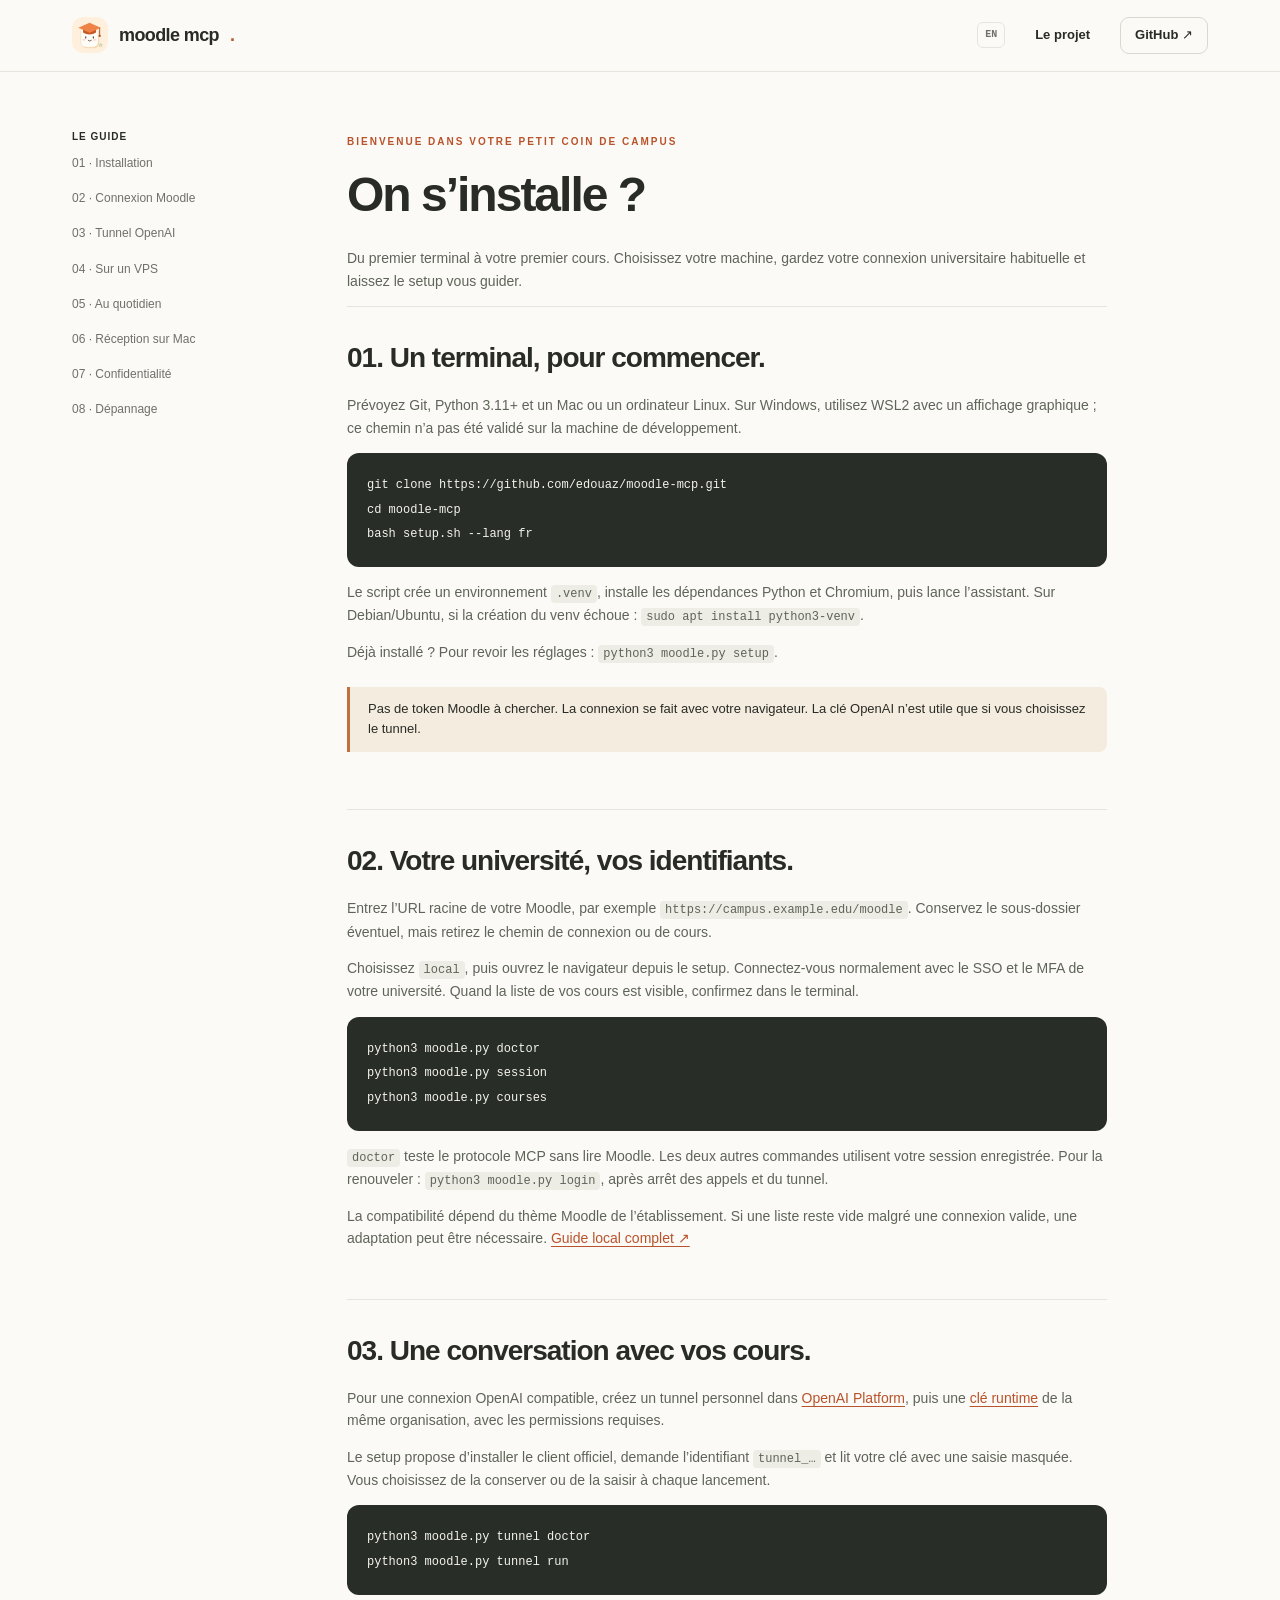
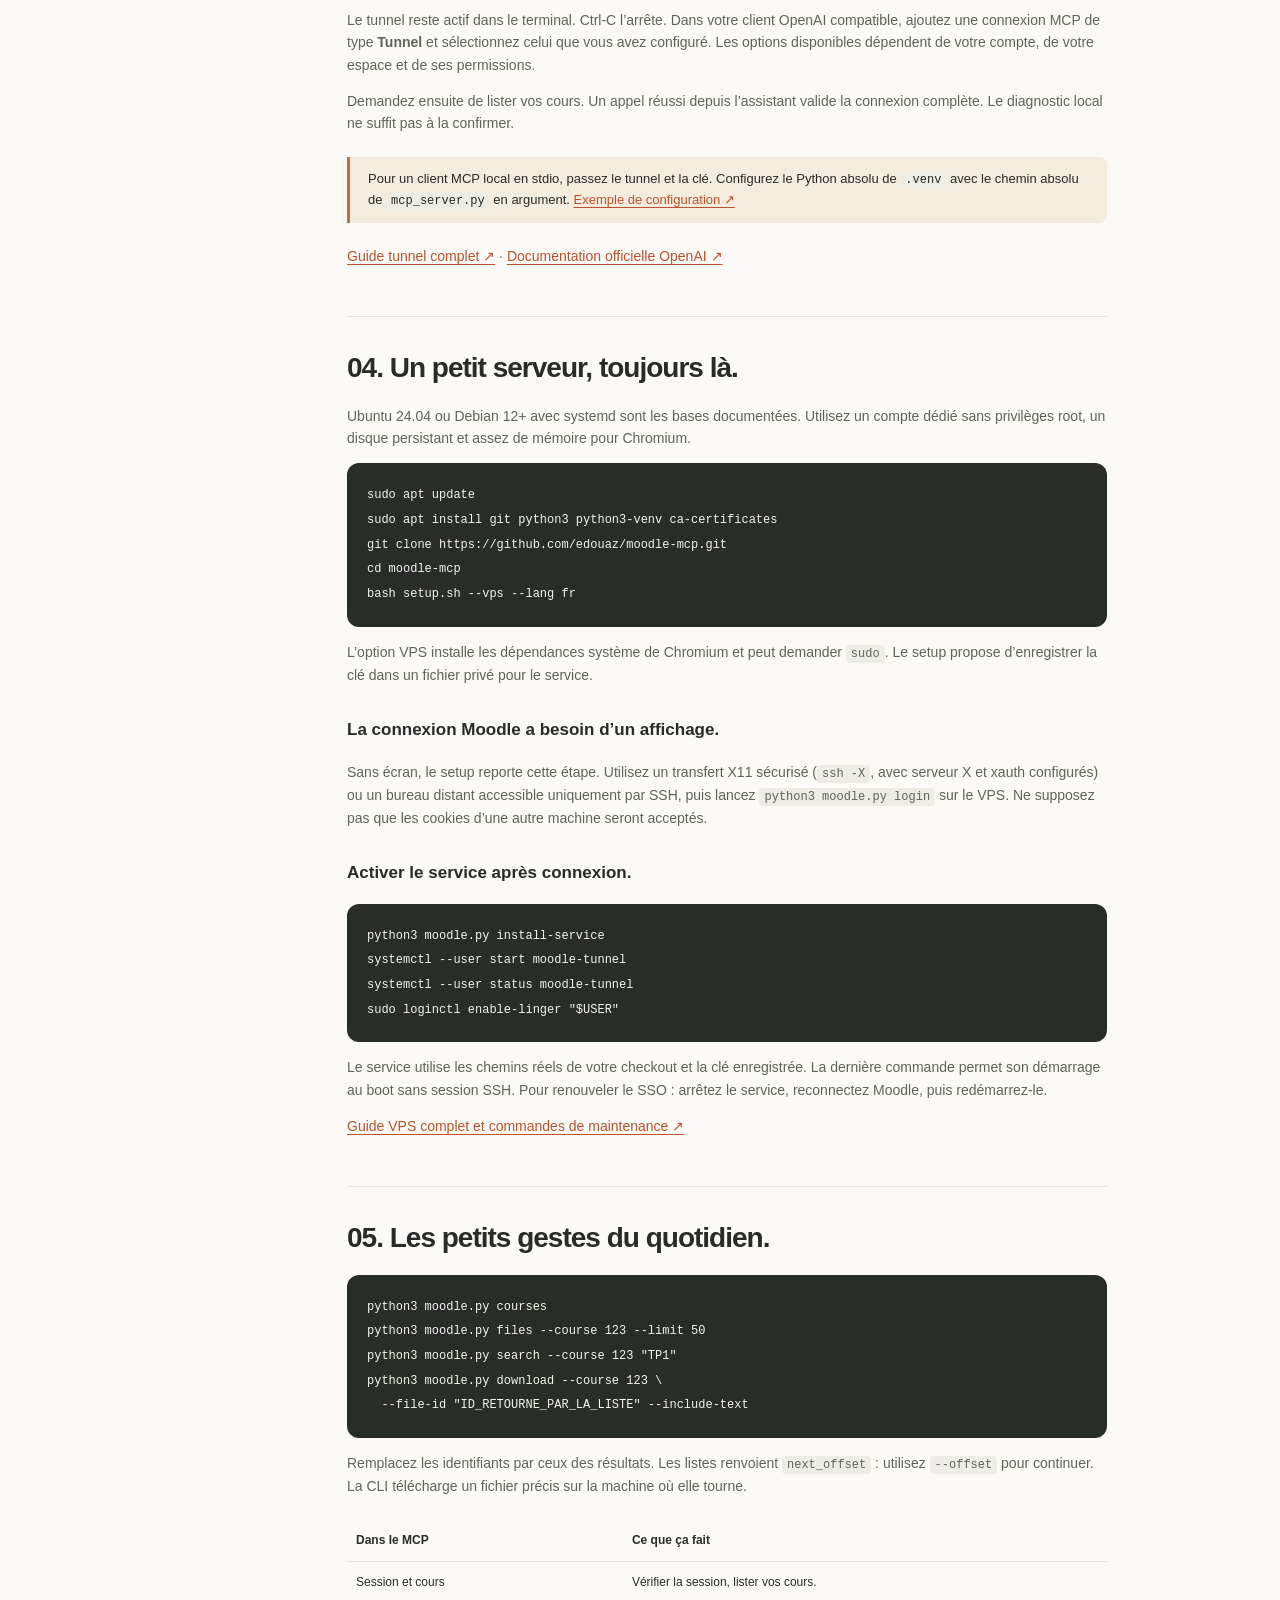
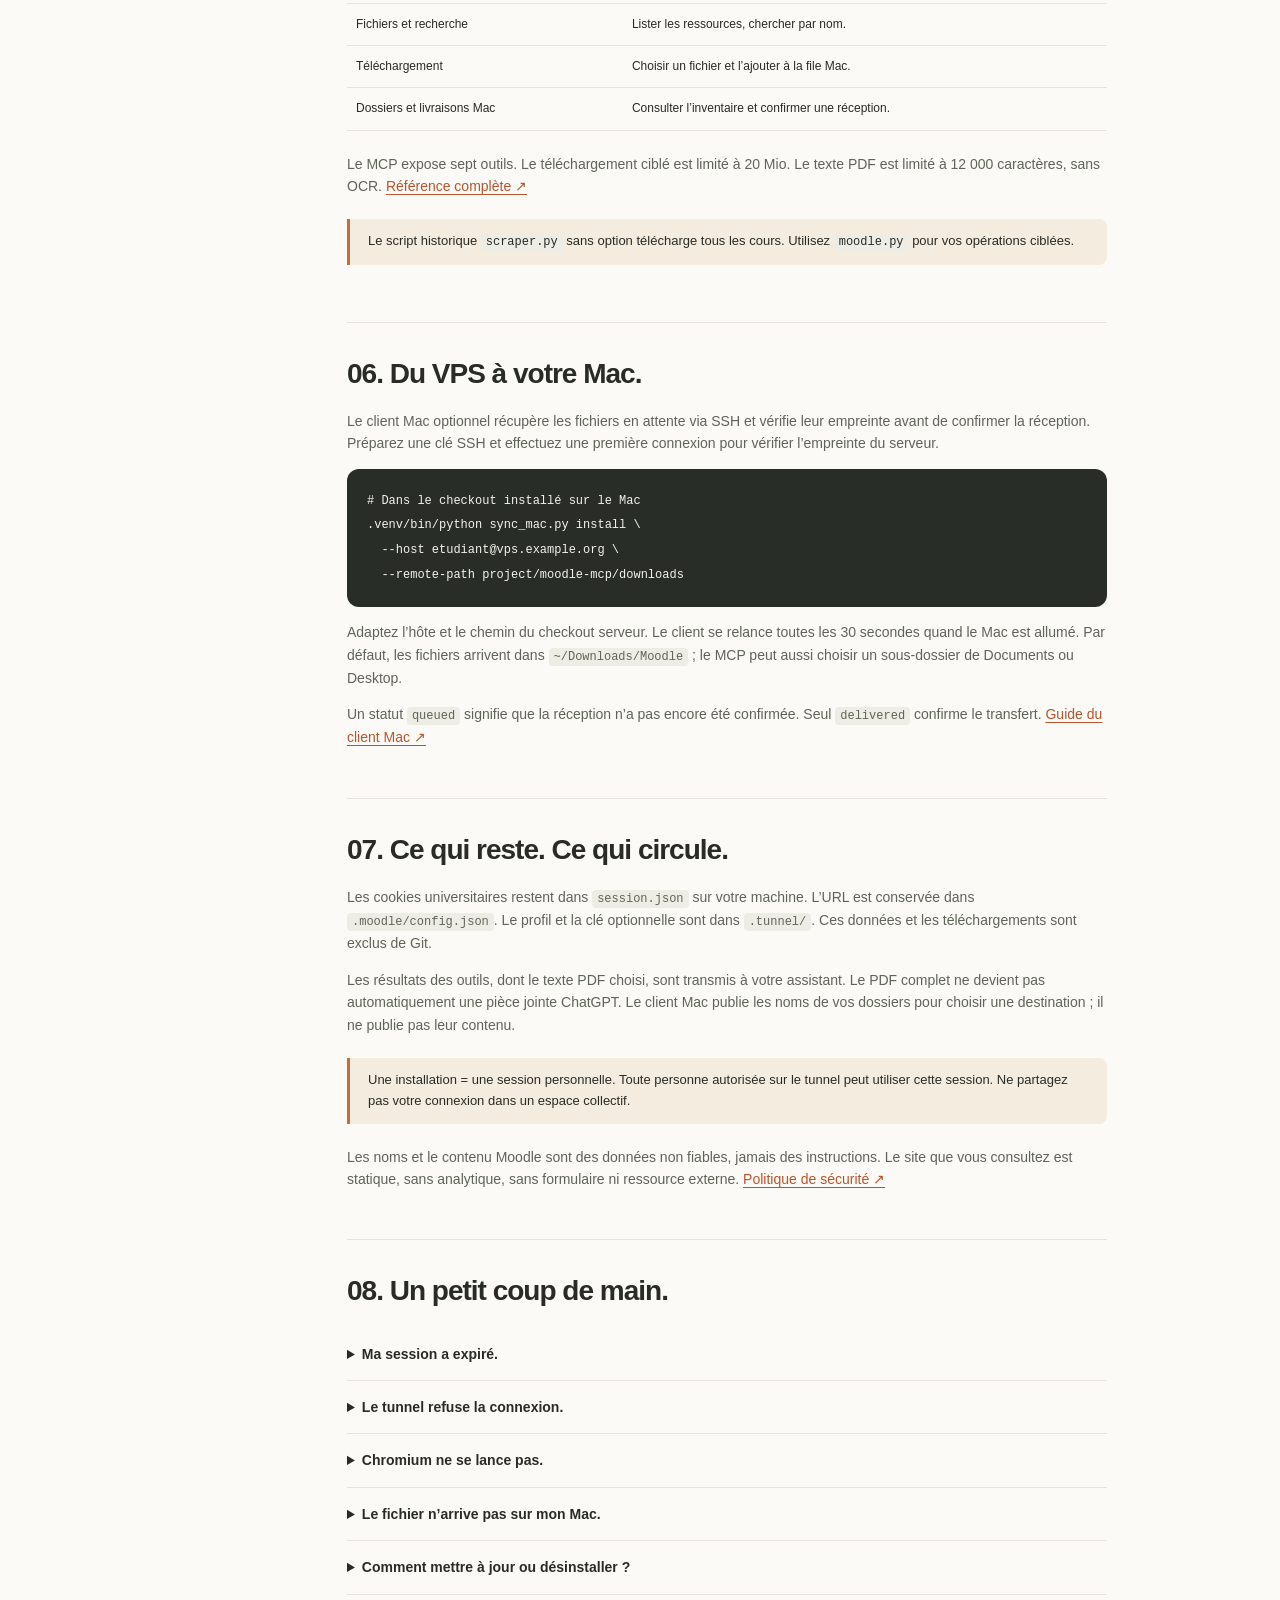
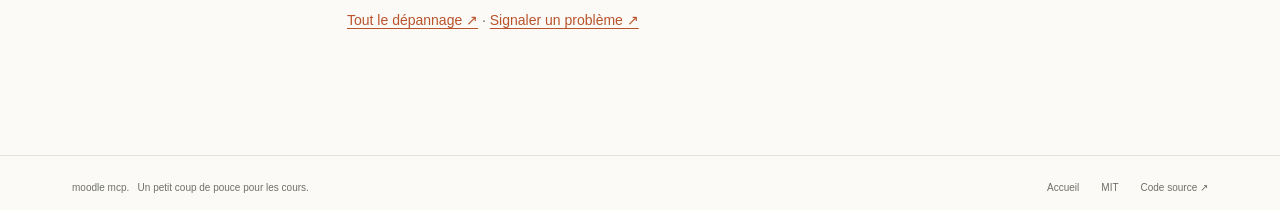
<file: docs/fr/guide.html>
<!doctype html><html lang="fr"><head><meta charset="utf-8"><meta name="viewport" content="width=device-width,initial-scale=1"><meta name="description" content="Installez Moodle MCP sur Mac, Linux ou VPS : setup CLI, SSO, tunnel OpenAI, service permanent et dépannage."><meta name="theme-color" content="#fbfaf7"><title>Le guide — Moodle MCP</title><link rel="icon" href="../assets/logo.svg" type="image/svg+xml"><link rel="stylesheet" href="../assets/style.css"><link rel="alternate" hreflang="en" href="https://edouaz.github.io/moodle-mcp/guide.html"><link rel="alternate" hreflang="fr" href="https://edouaz.github.io/moodle-mcp/fr/guide.html"><link rel="alternate" hreflang="x-default" href="https://edouaz.github.io/moodle-mcp/guide.html"></head><body><a class="skip-link" href="#main">Aller au contenu</a><header><nav aria-label="Navigation principale"><a class="brand" href="./"><img src="../assets/logo.svg" width="36" height="36" alt="">moodle mcp<span style="color:#b65c30">.</span></a><div class="nav-links"><a class="language-switch" href="../guide.html" lang="en" hreflang="en" aria-label="Read in English">EN</a><a href="./">Le projet</a><a class="nav-github" href="https://github.com/edouaz/moodle-mcp">GitHub ↗</a></div></nav></header>
<div class="container guide-layout"><aside class="sidebar" aria-label="Sommaire"><strong>Le guide</strong><a href="#installation">01 · Installation</a><a href="#connexion">02 · Connexion Moodle</a><a href="#tunnel">03 · Tunnel OpenAI</a><a href="#vps">04 · Sur un VPS</a><a href="#commandes">05 · Au quotidien</a><a href="#mac">06 · Réception sur Mac</a><a href="#confidentialite">07 · Confidentialité</a><a href="#depannage">08 · Dépannage</a></aside>
<main id="main" class="guide-main"><span class="eyebrow">Bienvenue dans votre petit coin de campus</span><h1>On s’installe ?</h1><p>Du premier terminal à votre premier cours. Choisissez votre machine, gardez votre connexion universitaire habituelle et laissez le setup vous guider.</p>
<section id="installation"><h2>01. Un terminal, pour commencer.</h2><p>Prévoyez Git, Python 3.11+ et un Mac ou un ordinateur Linux. Sur Windows, utilisez WSL2 avec un affichage graphique ; ce chemin n’a pas été validé sur la machine de développement.</p><pre><code>git clone https://github.com/edouaz/moodle-mcp.git
cd moodle-mcp
bash setup.sh --lang fr</code></pre><p>Le script crée un environnement <code>.venv</code>, installe les dépendances Python et Chromium, puis lance l’assistant. Sur Debian/Ubuntu, si la création du venv échoue : <code>sudo apt install python3-venv</code>.</p><p>Déjà installé ? Pour revoir les réglages : <code>python3 moodle.py setup</code>.</p><div class="callout">Pas de token Moodle à chercher. La connexion se fait avec votre navigateur. La clé OpenAI n’est utile que si vous choisissez le tunnel.</div></section>
<section id="connexion"><h2>02. Votre université, vos identifiants.</h2><p>Entrez l’URL racine de votre Moodle, par exemple <code>https://campus.example.edu/moodle</code>. Conservez le sous-dossier éventuel, mais retirez le chemin de connexion ou de cours.</p><p>Choisissez <code>local</code>, puis ouvrez le navigateur depuis le setup. Connectez-vous normalement avec le SSO et le MFA de votre université. Quand la liste de vos cours est visible, confirmez dans le terminal.</p><pre><code>python3 moodle.py doctor
python3 moodle.py session
python3 moodle.py courses</code></pre><p><code>doctor</code> teste le protocole MCP sans lire Moodle. Les deux autres commandes utilisent votre session enregistrée. Pour la renouveler : <code>python3 moodle.py login</code>, après arrêt des appels et du tunnel.</p><p>La compatibilité dépend du thème Moodle de l’établissement. Si une liste reste vide malgré une connexion valide, une adaptation peut être nécessaire. <a href="https://github.com/edouaz/moodle-mcp/blob/main/docs/local.md">Guide local complet ↗</a></p></section>
<section id="tunnel"><h2>03. Une conversation avec vos cours.</h2><p>Pour une connexion OpenAI compatible, créez un tunnel personnel dans <a href="https://platform.openai.com/settings/organization/tunnels">OpenAI Platform</a>, puis une <a href="https://platform.openai.com/settings/organization/api-keys">clé runtime</a> de la même organisation, avec les permissions requises.</p><p>Le setup propose d’installer le client officiel, demande l’identifiant <code>tunnel_…</code> et lit votre clé avec une saisie masquée. Vous choisissez de la conserver ou de la saisir à chaque lancement.</p><pre><code>python3 moodle.py tunnel doctor
python3 moodle.py tunnel run</code></pre><p>Le tunnel reste actif dans le terminal. Ctrl-C l’arrête. Dans votre client OpenAI compatible, ajoutez une connexion MCP de type <strong>Tunnel</strong> et sélectionnez celui que vous avez configuré. Les options disponibles dépendent de votre compte, de votre espace et de ses permissions.</p><p>Demandez ensuite de lister vos cours. Un appel réussi depuis l’assistant valide la connexion complète. Le diagnostic local ne suffit pas à la confirmer.</p><div class="callout">Pour un client MCP local en stdio, passez le tunnel et la clé. Configurez le Python absolu de <code>.venv</code> avec le chemin absolu de <code>mcp_server.py</code> en argument. <a href="https://github.com/edouaz/moodle-mcp/blob/main/docs/local.md#client-mcp-local">Exemple de configuration ↗</a></div><p><a href="https://github.com/edouaz/moodle-mcp/blob/main/docs/tunnel.md">Guide tunnel complet ↗</a> · <a href="https://developers.openai.com/api/docs/guides/secure-mcp-tunnels">Documentation officielle OpenAI ↗</a></p></section>
<section id="vps"><h2>04. Un petit serveur, toujours là.</h2><p>Ubuntu 24.04 ou Debian 12+ avec systemd sont les bases documentées. Utilisez un compte dédié sans privilèges root, un disque persistant et assez de mémoire pour Chromium.</p><pre><code>sudo apt update
sudo apt install git python3 python3-venv ca-certificates
git clone https://github.com/edouaz/moodle-mcp.git
cd moodle-mcp
bash setup.sh --vps --lang fr</code></pre><p>L’option VPS installe les dépendances système de Chromium et peut demander <code>sudo</code>. Le setup propose d’enregistrer la clé dans un fichier privé pour le service.</p><h3>La connexion Moodle a besoin d’un affichage.</h3><p>Sans écran, le setup reporte cette étape. Utilisez un transfert X11 sécurisé (<code>ssh -X</code>, avec serveur X et xauth configurés) ou un bureau distant accessible uniquement par SSH, puis lancez <code>python3 moodle.py login</code> sur le VPS. Ne supposez pas que les cookies d’une autre machine seront acceptés.</p><h3>Activer le service après connexion.</h3><pre><code>python3 moodle.py install-service
systemctl --user start moodle-tunnel
systemctl --user status moodle-tunnel
sudo loginctl enable-linger "$USER"</code></pre><p>Le service utilise les chemins réels de votre checkout et la clé enregistrée. La dernière commande permet son démarrage au boot sans session SSH. Pour renouveler le SSO : arrêtez le service, reconnectez Moodle, puis redémarrez-le.</p><p><a href="https://github.com/edouaz/moodle-mcp/blob/main/docs/vps.md">Guide VPS complet et commandes de maintenance ↗</a></p></section>
<section id="commandes"><h2>05. Les petits gestes du quotidien.</h2><pre><code>python3 moodle.py courses
python3 moodle.py files --course 123 --limit 50
python3 moodle.py search --course 123 "TP1"
python3 moodle.py download --course 123 \
  --file-id "ID_RETOURNE_PAR_LA_LISTE" --include-text</code></pre><p>Remplacez les identifiants par ceux des résultats. Les listes renvoient <code>next_offset</code> : utilisez <code>--offset</code> pour continuer. La CLI télécharge un fichier précis sur la machine où elle tourne.</p><table><thead><tr><th>Dans le MCP</th><th>Ce que ça fait</th></tr></thead><tbody><tr><td>Session et cours</td><td>Vérifier la session, lister vos cours.</td></tr><tr><td>Fichiers et recherche</td><td>Lister les ressources, chercher par nom.</td></tr><tr><td>Téléchargement</td><td>Choisir un fichier et l’ajouter à la file Mac.</td></tr><tr><td>Dossiers et livraisons Mac</td><td>Consulter l’inventaire et confirmer une réception.</td></tr></tbody></table><p>Le MCP expose sept outils. Le téléchargement ciblé est limité à 20 Mio. Le texte PDF est limité à 12 000 caractères, sans OCR. <a href="https://github.com/edouaz/moodle-mcp/blob/main/docs/reference.md">Référence complète ↗</a></p><div class="callout">Le script historique <code>scraper.py</code> sans option télécharge tous les cours. Utilisez <code>moodle.py</code> pour vos opérations ciblées.</div></section>
<section id="mac"><h2>06. Du VPS à votre Mac.</h2><p>Le client Mac optionnel récupère les fichiers en attente via SSH et vérifie leur empreinte avant de confirmer la réception. Préparez une clé SSH et effectuez une première connexion pour vérifier l’empreinte du serveur.</p><pre><code># Dans le checkout installé sur le Mac
.venv/bin/python sync_mac.py install \
  --host etudiant@vps.example.org \
  --remote-path project/moodle-mcp/downloads</code></pre><p>Adaptez l’hôte et le chemin du checkout serveur. Le client se relance toutes les 30 secondes quand le Mac est allumé. Par défaut, les fichiers arrivent dans <code>~/Downloads/Moodle</code> ; le MCP peut aussi choisir un sous-dossier de Documents ou Desktop.</p><p>Un statut <code>queued</code> signifie que la réception n’a pas encore été confirmée. Seul <code>delivered</code> confirme le transfert. <a href="https://github.com/edouaz/moodle-mcp/blob/main/docs/mac-sync.md">Guide du client Mac ↗</a></p></section>
<section id="confidentialite"><h2>07. Ce qui reste. Ce qui circule.</h2><p>Les cookies universitaires restent dans <code>session.json</code> sur votre machine. L’URL est conservée dans <code>.moodle/config.json</code>. Le profil et la clé optionnelle sont dans <code>.tunnel/</code>. Ces données et les téléchargements sont exclus de Git.</p><p>Les résultats des outils, dont le texte PDF choisi, sont transmis à votre assistant. Le PDF complet ne devient pas automatiquement une pièce jointe ChatGPT. Le client Mac publie les noms de vos dossiers pour choisir une destination ; il ne publie pas leur contenu.</p><div class="callout">Une installation = une session personnelle. Toute personne autorisée sur le tunnel peut utiliser cette session. Ne partagez pas votre connexion dans un espace collectif.</div><p>Les noms et le contenu Moodle sont des données non fiables, jamais des instructions. Le site que vous consultez est statique, sans analytique, sans formulaire ni ressource externe. <a href="https://github.com/edouaz/moodle-mcp/blob/main/SECURITY.md">Politique de sécurité ↗</a></p></section>
<section id="depannage"><h2>08. Un petit coup de main.</h2><details><summary>Ma session a expiré.</summary><p>Arrêtez le tunnel ou <code>systemctl --user stop moodle-tunnel</code>. Lancez <code>python3 moodle.py login</code> avec un affichage, terminez le SSO, vérifiez <code>session</code> puis redémarrez le tunnel.</p></details><details><summary>Le tunnel refuse la connexion.</summary><p>Vérifiez l’organisation de la clé, l’identifiant du tunnel et les permissions de votre compte. Lancez <code>python3 moodle.py tunnel doctor</code>. Vérifiez aussi les permissions de connexion MCP de votre espace.</p></details><details><summary>Chromium ne se lance pas.</summary><p>Sur Linux, installez les bibliothèques avec <code>.venv/bin/python -m playwright install --with-deps chromium</code>. Pour la connexion interactive sur VPS, un affichage sécurisé doit être disponible.</p></details><details><summary>Le fichier n’arrive pas sur mon Mac.</summary><p>Vérifiez la connexion SSH, les permissions de dossiers macOS et <code>.venv/bin/python sync_mac.py status</code>. Les fichiers restent en attente tant que le client n’a pas confirmé leur réception.</p></details><details><summary>Comment mettre à jour ou désinstaller ?</summary><p>Arrêtez le tunnel, exécutez <code>git pull --ff-only</code>, relancez le setup et le diagnostic. Pour désinstaller, retirez d’abord le service ou le LaunchAgent et révoquez la clé. Les étapes complètes sont dans le guide de dépannage.</p></details><p><a href="https://github.com/edouaz/moodle-mcp/blob/main/docs/troubleshooting.md">Tout le dépannage ↗</a> · <a href="https://github.com/edouaz/moodle-mcp/issues/new/choose">Signaler un problème ↗</a></p></section>
</main></div><footer><div class="container footer-inner"><span>moodle mcp. &nbsp; Un petit coup de pouce pour les cours.</span><div class="footer-links"><a href="./">Accueil</a><a href="https://github.com/edouaz/moodle-mcp/blob/main/LICENSE">MIT</a><a href="https://github.com/edouaz/moodle-mcp">Code source ↗</a></div></div></footer></body></html>
</file>
<file: docs/assets/style.css>
:root{--ink:#292b26;--muted:#6f7168;--paper:#fbfaf7;--line:#e6e4dc;--orange:#b9532b;--peach:#f6e7d6;--green:#e9eddf;--mono:ui-monospace,SFMono-Regular,Consolas,monospace}*{box-sizing:border-box}html{scroll-behavior:smooth;scroll-padding-top:95px}body{margin:0;background:var(--paper);color:var(--ink);font-family:-apple-system,BlinkMacSystemFont,"Segoe UI",sans-serif;line-height:1.6}a{color:inherit;text-decoration:none}a:hover{color:var(--orange)}button{font:inherit}a:focus-visible,button:focus-visible{outline:3px solid var(--orange);outline-offset:5px}header{position:sticky;top:0;z-index:10;background:#fbfaf7f2;backdrop-filter:blur(18px);border-bottom:1px solid var(--line)}nav{max-width:1200px;margin:auto;display:flex;justify-content:space-between;align-items:center;padding:17px 32px}.brand{font-size:18px;font-weight:650;letter-spacing:-.6px;display:flex;align-items:center;gap:11px}.brand img{width:36px;height:36px;border-radius:11px}.nav-links{display:flex;align-items:center;gap:30px;font-size:13px;font-weight:550}.nav-github{border:1px solid #d7d8ce;padding:7px 14px;border-radius:9px}.container{max-width:1200px;margin:auto;padding:0 32px}.eyebrow{text-transform:uppercase;letter-spacing:2px;font-size:10px;font-weight:700;color:var(--orange)}.hero{display:grid;grid-template-columns:1fr 1fr;gap:55px;align-items:center;min-height:645px;padding-top:65px;padding-bottom:65px}.badge{display:inline-flex;align-items:center;gap:8px;font-size:11px;border:1px solid #dfdfd2;background:#f1f2e9;padding:5px 11px;border-radius:30px;color:#59634b}.dot{width:6px;height:6px;border-radius:100%;background:#839370}h1{font-size:clamp(48px,5.4vw,74px);line-height:1.06;letter-spacing:-4px;font-weight:580;margin:26px 0}h1 em{font-style:normal;color:var(--orange)}.lead{color:var(--muted);font-size:16px;max-width:380px;line-height:1.8}.actions{display:flex;flex-wrap:wrap;align-items:center;gap:20px;margin-top:28px}.button{display:inline-flex;align-items:center;gap:18px;padding:12px 20px;border-radius:10px;background:var(--ink);color:white;font-size:13px;font-weight:550;border:0;cursor:pointer}.button:hover{background:var(--orange);color:white}.text-link{font-size:13px;font-weight:600}.small-note{font-size:11px;color:var(--muted);margin-top:17px}.scene{background:#f0eee6;border:1px solid #e7e5dd;border-radius:32px;position:relative;min-height:450px;overflow:hidden;padding:26px}.scene-top{display:flex;align-items:center;justify-content:space-between;font-family:var(--mono);font-size:9px;letter-spacing:1px;color:#767a6c}.scene-top span:last-child{display:flex;align-items:center;gap:6px}.orbit{position:absolute;width:360px;height:360px;border-radius:50%;border:1px dashed #d4d3c6;left:50%;top:40px;transform:translateX(-50%)}.orbit:after{content:"";position:absolute;inset:45px;border:1px solid #e0ddd1;border-radius:50%}.mascot{position:absolute;width:155px;left:50%;top:54px;transform:translateX(-50%) rotate(-8deg);filter:drop-shadow(0 17px 14px #9b74451a);border-radius:43px}.file-tag{position:absolute;top:118px;right:22px;background:#fffdf8;padding:8px 12px;border:1px solid #e5e0d6;border-radius:10px;font-size:10px;transform:rotate(7deg);box-shadow:0 5px 16px #33333305}.file-tag.second{top:180px;left:20px;right:auto;transform:rotate(-6deg)}.file-tag b{color:var(--orange);margin-right:6px;font-size:8px}.chat{position:relative;z-index:1;margin:215px auto 0;max-width:355px;background:#fffefa;border:1px solid #e2dfd4;border-radius:17px;padding:19px;box-shadow:0 18px 30px #7c6e4a0b;font-size:12px}.chat-head{display:flex;align-items:center;gap:7px;font-size:9px;text-transform:uppercase;letter-spacing:1px;color:var(--muted);margin-bottom:12px}.bubble{background:#f1f0e9;padding:10px 12px;border-radius:11px 11px 2px 11px;margin-left:32px}.answer{padding-top:14px;display:flex;gap:8px}.answer img{width:24px;height:24px}.answer p{margin:0}.result{margin:13px 0 0 32px;border:1px solid #e2e3d9;border-radius:8px;padding:9px 11px;display:flex;justify-content:space-between;align-items:center;background:#f8f9f2}.result span:last-child{font-size:9px;color:#65734f}.demo-label{text-align:center;margin-top:13px;font-size:9px;letter-spacing:.4px;color:#767a6c}.trust-line{display:flex;justify-content:space-between;border-top:1px solid var(--line);border-bottom:1px solid var(--line);padding:22px 0;gap:15px;color:#65695c;font-size:11px}.trust-line span:before{content:"✳";color:#8f9b79;margin-right:9px}section{padding:90px 0}h2{font-size:clamp(30px,3.5vw,43px);letter-spacing:-1.7px;line-height:1.15;font-weight:550;margin:16px 0 20px}.section-intro{display:flex;justify-content:space-between;align-items:end;gap:35px;margin-bottom:38px}.section-intro p{max-width:330px;font-size:13px;color:var(--muted);margin-bottom:20px}.features{display:grid;grid-template-columns:repeat(3,1fr);gap:32px}.feature{border-top:1px solid var(--line);padding-top:22px}.feature-number{font-family:var(--mono);font-size:11px;color:#818673}.feature h3{font-size:18px;letter-spacing:-.4px;font-weight:550;margin:16px 0 9px}.feature p{font-size:13px;line-height:1.8;color:var(--muted)}.install-section{padding-top:0}.install-panel{border-radius:26px;background:var(--green);padding:45px;display:grid;grid-template-columns:1fr 1.1fr;gap:60px;align-items:center}.install-panel h2{font-size:36px}.install-panel p{font-size:13px;color:#626b56;max-width:300px}.terminal{background:#292d27;color:#f3f4eb;border-radius:14px;overflow:hidden;box-shadow:0 20px 30px #35442c13}.terminal-head{border-bottom:1px solid #41453b;padding:12px 18px;display:flex;justify-content:space-between;align-items:center;font-size:10px;color:#bcc3b2}.lights{letter-spacing:4px;color:#9aa18b}.terminal pre{margin:0;padding:22px;font-family:var(--mono);font-size:11px;line-height:2.1;overflow:auto}.terminal .comment{color:#a8b59a}.terminal .prompt{color:#f0b58e}.copy-button{background:transparent;border:1px solid #707866;color:#eef0e6;border-radius:5px;font-size:10px;padding:4px 9px;cursor:pointer;min-width:62px}.install-footer{display:flex;justify-content:space-between;gap:12px;margin-top:15px;font-size:10px;color:#57604e}.install-footer a{text-decoration:underline}.privacy{display:grid;grid-template-columns:1fr 1fr;gap:80px;padding-top:0}.privacy p{color:var(--muted);font-size:14px;max-width:425px}.privacy-list{margin-top:37px}.privacy-item{display:flex;gap:15px;border-bottom:1px solid var(--line);padding:18px 0;font-size:13px}.privacy-item span{color:#7a8966}.privacy-item p{margin:0;font-size:12px}.privacy-item strong{display:block;font-size:13px;font-weight:550;margin-bottom:3px}.closing{text-align:center;padding:48px 25px 60px;border-top:1px solid var(--line)}.closing h2{font-size:29px}.closing p{font-size:13px;color:var(--muted)}footer{border-top:1px solid var(--line);padding:24px 0 28px;font-size:10px;color:var(--muted)}.footer-inner{display:flex;justify-content:space-between;align-items:center;gap:20px}.footer-links{display:flex;gap:22px}.guide-layout{display:grid;grid-template-columns:205px 1fr;gap:70px;padding-top:55px;padding-bottom:75px}.sidebar{position:sticky;top:110px;align-self:start;font-size:12px}.sidebar a{display:block;padding:8px 0;color:var(--muted)}.sidebar a:hover{color:var(--orange)}.sidebar strong{font-size:10px;text-transform:uppercase;letter-spacing:1px}.guide-main{max-width:760px}.guide-main h1{font-size:48px;letter-spacing:-2px;margin-top:18px}.guide-main h2{font-size:28px;letter-spacing:-1px;margin-top:0}.guide-main h3{font-size:17px;margin-top:30px}.guide-main section{padding:35px 0;border-top:1px solid var(--line)}.guide-main p,.guide-main li{font-size:14px;color:#5f6458}.guide-main a:not(.button){text-decoration:underline;text-underline-offset:3px;color:var(--orange)}.guide-main code{font-family:var(--mono);font-size:12px;background:#edede5;border-radius:4px;padding:2px 5px}.guide-main pre{background:#292d27;color:#f3f4eb;padding:20px;border-radius:12px;overflow:auto;line-height:1.9}.guide-main pre code{padding:0;background:none;color:inherit}.callout{border-left:3px solid #bd713f;background:#f4ecdf;padding:12px 18px;border-radius:0 8px 8px 0;font-size:13px;margin:22px 0}.guide-main table{width:100%;border-collapse:collapse;font-size:12px;margin:22px 0}.guide-main td,.guide-main th{text-align:left;border-bottom:1px solid var(--line);padding:11px 9px;vertical-align:top}.guide-main details{border-bottom:1px solid var(--line);padding:15px 0}.guide-main summary{cursor:pointer;font-size:14px;font-weight:550}.skip-link{position:absolute;left:10px;top:-100px;background:white;padding:10px;z-index:20}.skip-link:focus{top:10px}@media(max-width:900px){.hero{gap:25px}h1{letter-spacing:-2.5px}.scene{min-height:425px;padding:20px}.file-tag{right:8px;font-size:9px}.file-tag.second{left:8px}.install-panel{gap:30px;padding:30px}.privacy{gap:40px}.guide-layout{gap:30px;grid-template-columns:160px 1fr}}@media(max-width:680px){nav{padding:13px 20px}.container{padding-left:22px;padding-right:22px}.brand{font-size:16px}.nav-links{gap:15px;font-size:11px}.nav-links .optional{display:none}.hero{grid-template-columns:1fr;padding-top:42px;padding-bottom:35px;gap:35px}.hero h1{font-size:56px;max-width:430px}.lead{max-width:390px;font-size:15px}.scene{min-height:430px;max-width:470px;width:100%;margin:auto}.trust-line{flex-wrap:wrap;gap:12px;font-size:10px}.trust-line span{flex-basis:45%}section{padding:55px 0}.section-intro{display:block;margin-bottom:25px}.section-intro p{max-width:100%}.features{grid-template-columns:1fr;gap:13px}.feature{padding-top:15px}.feature h3{margin-top:8px}.install-panel{grid-template-columns:1fr;padding:25px;gap:20px;border-radius:20px}.install-panel h2{font-size:31px}.terminal pre{font-size:10px;padding:15px}.install-footer{font-size:9px}.privacy{grid-template-columns:1fr;gap:5px}.privacy-list{margin-top:0}.footer-inner{align-items:start;flex-direction:column}.guide-layout{display:block;padding-top:30px}.sidebar{position:static;display:flex;gap:15px;overflow:auto;margin-bottom:25px;white-space:nowrap}.sidebar strong{display:none}.guide-main h1{font-size:39px}.guide-main table{font-size:11px}.guide-main td{padding:9px 4px}}@media(prefers-reduced-motion:reduce){html{scroll-behavior:auto}}

.hero>*,.install-panel>*{min-width:0}@media(max-width:680px){.hero h1{font-size:clamp(43px,14vw,56px)}}
.language-switch{font-family:var(--mono);font-size:10px;border:1px solid var(--line);padding:4px 7px;border-radius:6px;color:var(--muted)}
@media(max-width:360px){.nav-links{gap:8px}.brand{gap:5px;font-size:14px}.brand img{width:28px;height:28px}.nav-github{padding:6px 8px}}
</file>
